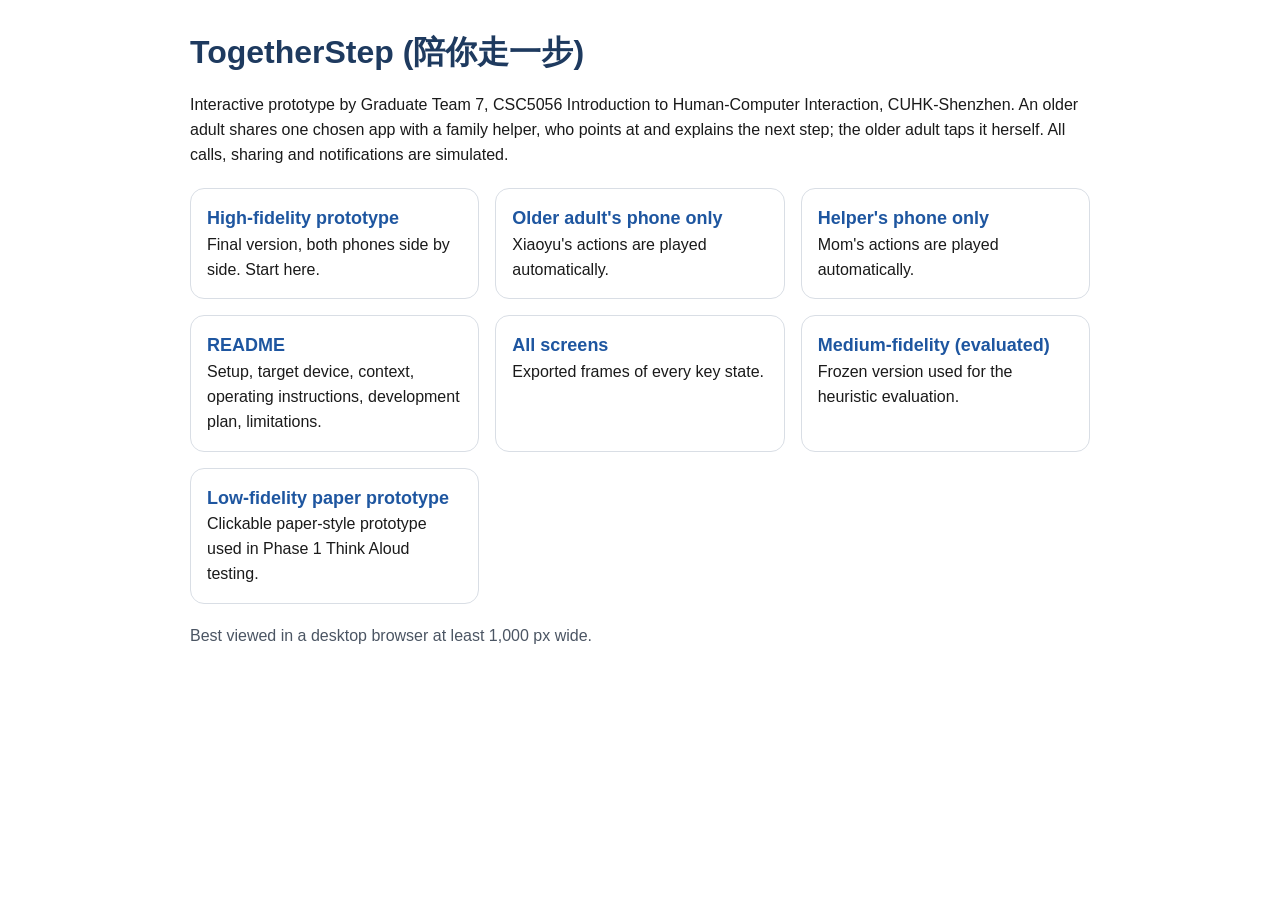
<file: index.html>
<!doctype html><html lang='en'><head><meta charset='utf-8'><meta name='viewport' content='width=device-width, initial-scale=1'><title>TogetherStep prototype</title><style>
body { font: 16px/1.55 -apple-system, "Segoe UI", Roboto, Arial, sans-serif; color: #1a1a1a; max-width: 900px; margin: 32px auto; padding: 0 20px; }
h1, h2, h3 { line-height: 1.25; } h1 { color: #1e3a5f; }
table { border-collapse: collapse; width: 100%; margin: 12px 0; font-size: 15px; }
th, td { border: 1px solid #d9dee5; padding: 6px 8px; text-align: left; vertical-align: top; }
th { background: #eef3fa; }
code { background: #f3f4f6; padding: 1px 4px; border-radius: 4px; }
a { color: #1e56a0; }
.cards { display: grid; grid-template-columns: repeat(auto-fit, minmax(240px, minmax(240px, 1fr))); grid-template-columns: repeat(auto-fit, minmax(240px, 1fr)); gap: 16px; margin: 20px 0; }
.card { border: 1px solid #d9dee5; border-radius: 14px; padding: 16px; text-decoration: none; color: inherit; display: block; }
.card:hover { box-shadow: 0 4px 16px rgba(0,0,0,.08); }
.card b { color: #1e56a0; font-size: 18px; }
</style></head><body><h1>TogetherStep (陪你走一步)</h1><p>Interactive prototype by Graduate Team 7, CSC5056 Introduction to Human-Computer Interaction, CUHK-Shenzhen. An older adult shares one chosen app with a family helper, who points at and explains the next step; the older adult taps it herself. All calls, sharing and notifications are simulated.</p><div class='cards'><a class='card' href='hi-fi/index.html'><b>High-fidelity prototype</b><br>Final version, both phones side by side. Start here.</a><a class='card' href='hi-fi/index.html?view=elder&partner=auto'><b>Older adult's phone only</b><br>Xiaoyu's actions are played automatically.</a><a class='card' href='hi-fi/index.html?view=helper&partner=auto'><b>Helper's phone only</b><br>Mom's actions are played automatically.</a><a class='card' href='README.html'><b>README</b><br>Setup, target device, context, operating instructions, development plan, limitations.</a><a class='card' href='screens/index.html'><b>All screens</b><br>Exported frames of every key state.</a><a class='card' href='mid-fi/index.html'><b>Medium-fidelity (evaluated)</b><br>Frozen version used for the heuristic evaluation.</a><a class='card' href='low-fi/index.html'><b>Low-fidelity paper prototype</b><br>Clickable paper-style prototype used in Phase 1 Think Aloud testing.</a></div><p style='color:#4b5563'>Best viewed in a desktop browser at least 1,000 px wide.</p></body></html>
</file>
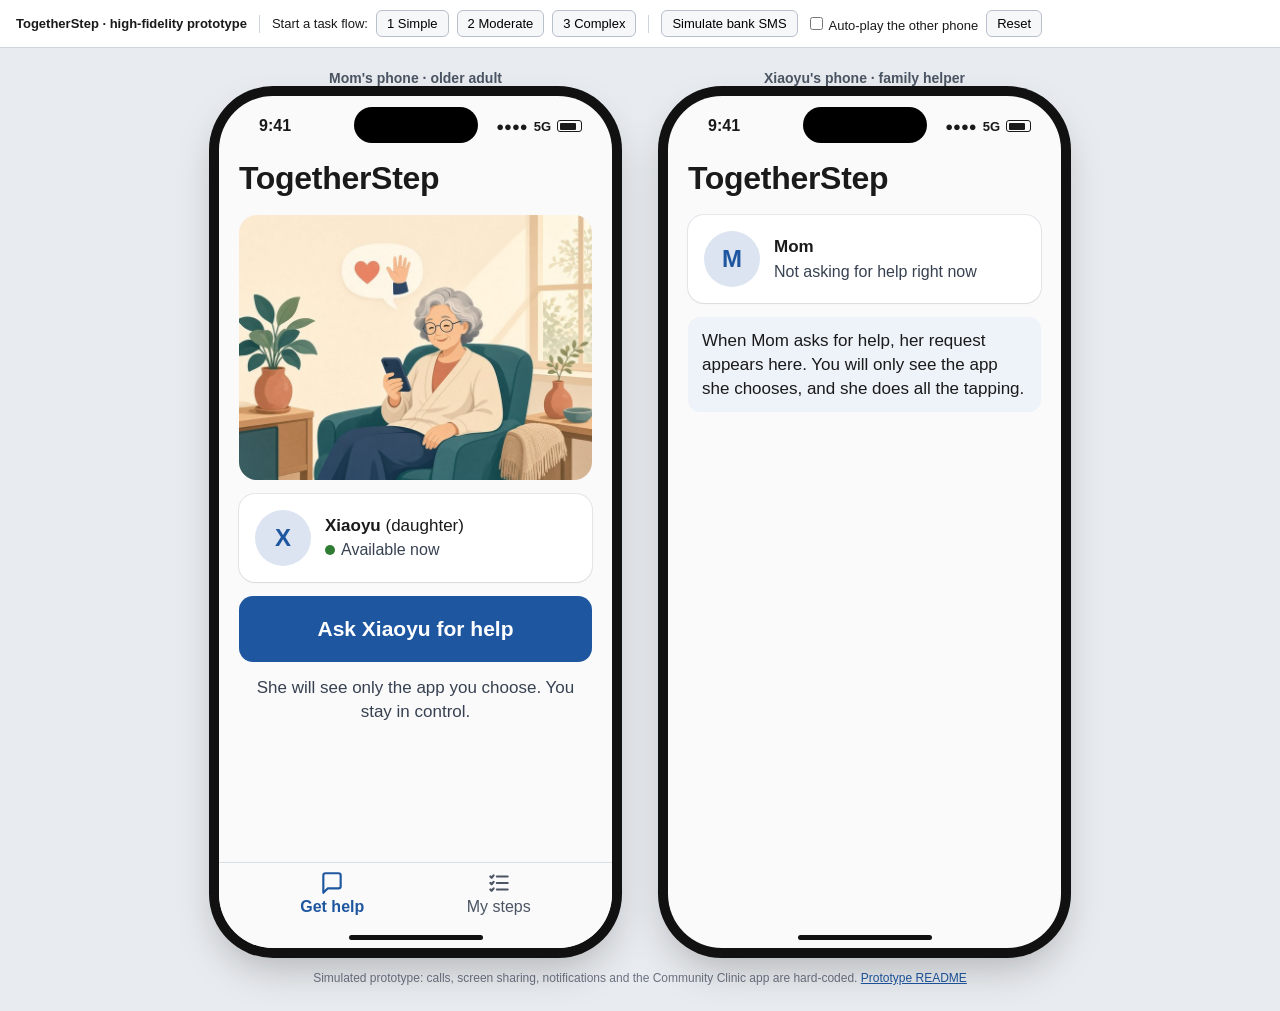
<file: hi-fi/index.html>
<!doctype html>
<html lang="en">
<head>
<meta charset="utf-8">
<meta name="viewport" content="width=device-width, initial-scale=1">
<title>TogetherStep — high-fidelity prototype</title>
<link rel="stylesheet" href="app.css">
</head>
<body>
<header class="facil" id="facil">
  <strong>TogetherStep · high-fidelity prototype</strong>
  <span class="facil-sep"></span>
  <span>Start a task flow:</span>
  <button data-facil="flow:simple">1 Simple</button>
  <button data-facil="flow:moderate">2 Moderate</button>
  <button data-facil="flow:complex">3 Complex</button>
  <span class="facil-sep"></span>
  <button data-facil="event:bank-sms" title="Simulates a private SMS arriving on Mom's phone">Simulate bank SMS</button>
  <label><input type="checkbox" id="partnerToggle"> Auto-play the other phone</label>
  <button data-facil="reset">Reset</button>
</header>
<main class="stage" id="stage">
  <section class="device" data-role="elder">
    <h2 class="device-label">Mom's phone · older adult</h2>
    <div class="phone" id="phone-elder" aria-label="Mom's phone"></div>
  </section>
  <section class="device" data-role="helper">
    <h2 class="device-label">Xiaoyu's phone · family helper</h2>
    <div class="phone" id="phone-helper" aria-label="Xiaoyu's phone"></div>
  </section>
</main>
<p class="foot">Simulated prototype: calls, screen sharing, notifications and the Community Clinic app are hard-coded. <a href="../README.md">Prototype README</a></p>
<div class="pres-title" id="presTitle"></div>
<div class="pres-caption" id="presCaption"></div>
<div class="pres-card" id="presCard"></div>
<script src="app.js"></script>
</body>
</html>
</file>
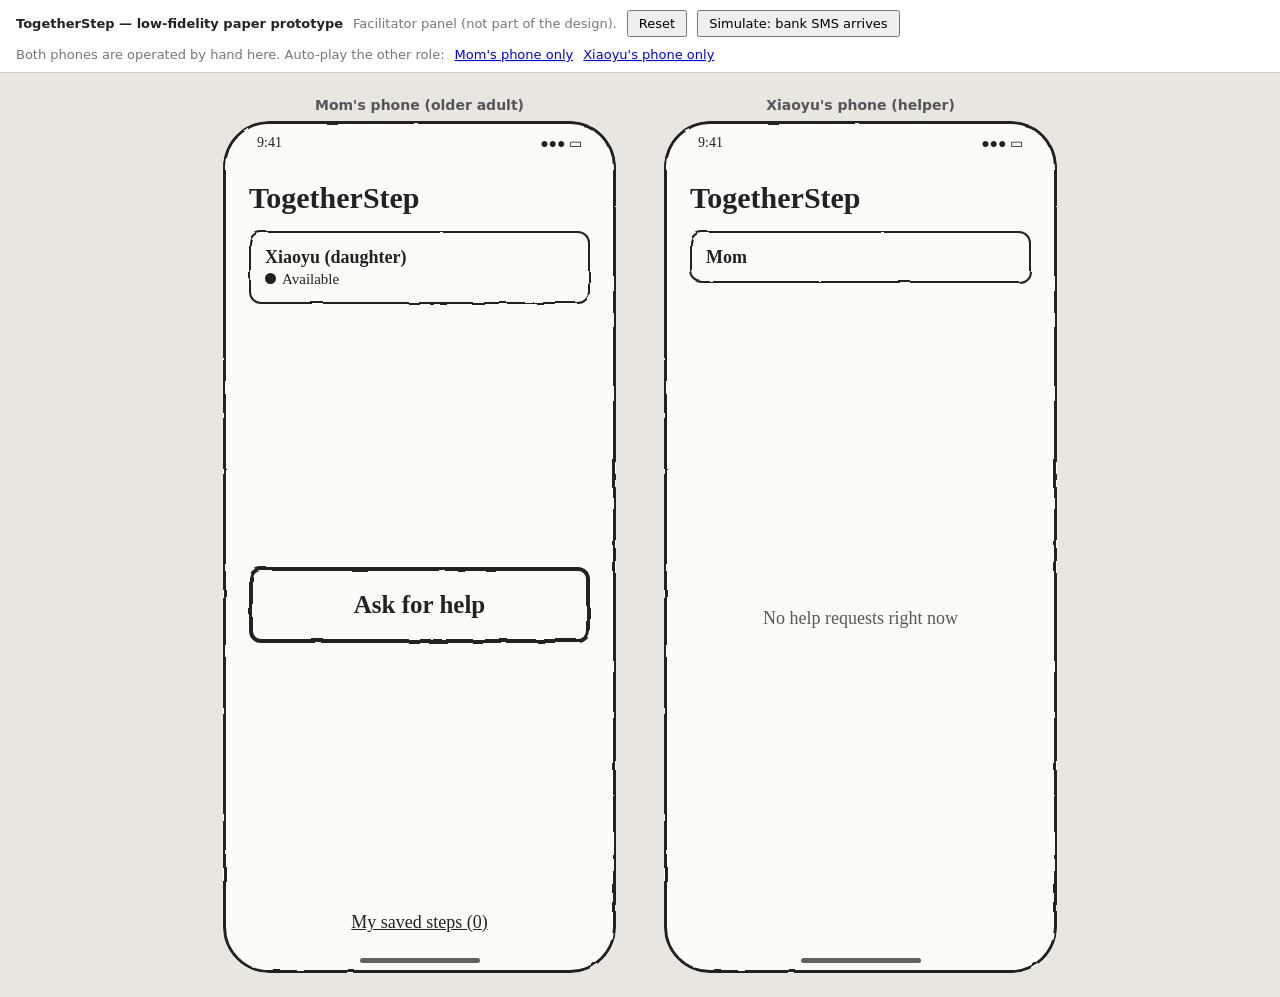
<file: low-fi/index.html>
<!doctype html>
<html lang="en">
<head>
<meta charset="utf-8">
<meta name="viewport" content="width=device-width, initial-scale=1">
<title>TogetherStep — Low-fidelity paper prototype</title>
<link rel="stylesheet" href="lofi.css">
</head>
<body>
<svg width="0" height="0" style="position:absolute" aria-hidden="true">
  <filter id="rough"><feTurbulence type="fractalNoise" baseFrequency="0.035" numOctaves="2" seed="7" result="n"/><feDisplacementMap in="SourceGraphic" in2="n" scale="3"/></filter>
</svg>
<header class="facil" id="facil">
  <strong>TogetherStep — low-fidelity paper prototype</strong>
  <span class="facil-note">Facilitator panel (not part of the design).</span>
  <button data-facil="reset">Reset</button>
  <button data-facil="event:bank-sms">Simulate: bank SMS arrives</button>
  <span class="facil-note">Both phones are operated by hand here. Auto-play the other role:</span>
  <a href="?view=elder&amp;partner=auto&amp;session=auto-elder&amp;fresh=1">Mom's phone only</a>
  <a href="?view=helper&amp;partner=auto&amp;session=auto-helper&amp;fresh=1">Xiaoyu's phone only</a>
</header>
<main class="stage" id="stage">
  <section class="device" data-role="elder">
    <h2 class="device-label">Mom's phone (older adult)</h2>
    <div class="phone" id="phone-elder"></div>
  </section>
  <section class="device" data-role="helper">
    <h2 class="device-label">Xiaoyu's phone (helper)</h2>
    <div class="phone" id="phone-helper"></div>
  </section>
</main>
<script src="lofi.js"></script>
</body>
</html>
</file>
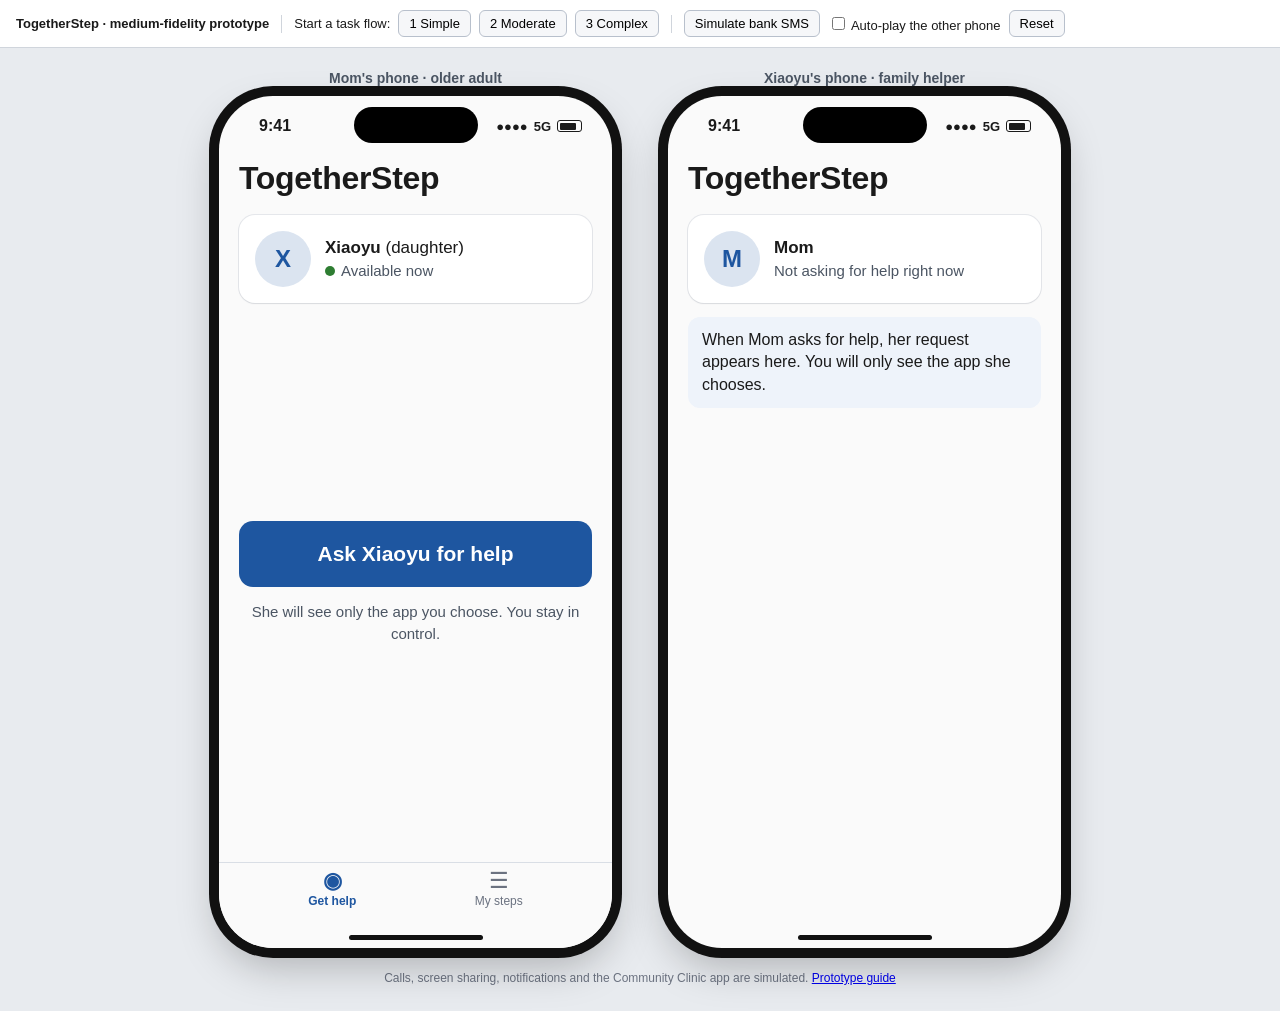
<file: mid-fi/index.html>
<!doctype html>
<html lang="en">
<head>
<meta charset="utf-8">
<meta name="viewport" content="width=device-width, initial-scale=1">
<title>TogetherStep — medium-fidelity prototype</title>
<link rel="stylesheet" href="app.css">
</head>
<body>
<header class="facil" id="facil">
  <strong>TogetherStep · medium-fidelity prototype</strong>
  <span class="facil-sep"></span>
  <span>Start a task flow:</span>
  <button data-facil="flow:simple">1 Simple</button>
  <button data-facil="flow:moderate">2 Moderate</button>
  <button data-facil="flow:complex">3 Complex</button>
  <span class="facil-sep"></span>
  <button data-facil="event:bank-sms" title="Simulates a private SMS arriving on Mom's phone">Simulate bank SMS</button>
  <label><input type="checkbox" id="partnerToggle"> Auto-play the other phone</label>
  <button data-facil="reset">Reset</button>
</header>
<main class="stage" id="stage">
  <section class="device" data-role="elder">
    <h2 class="device-label">Mom's phone · older adult</h2>
    <div class="phone" id="phone-elder" aria-label="Mom's phone"></div>
  </section>
  <section class="device" data-role="helper">
    <h2 class="device-label">Xiaoyu's phone · family helper</h2>
    <div class="phone" id="phone-helper" aria-label="Xiaoyu's phone"></div>
  </section>
</main>
<p class="foot">Calls, screen sharing, notifications and the Community Clinic app are simulated. <a href="../../process-materials/02-interactive-medium-fidelity-prototyping/README.md">Prototype guide</a></p>
<script src="app.js"></script>
</body>
</html>
</file>
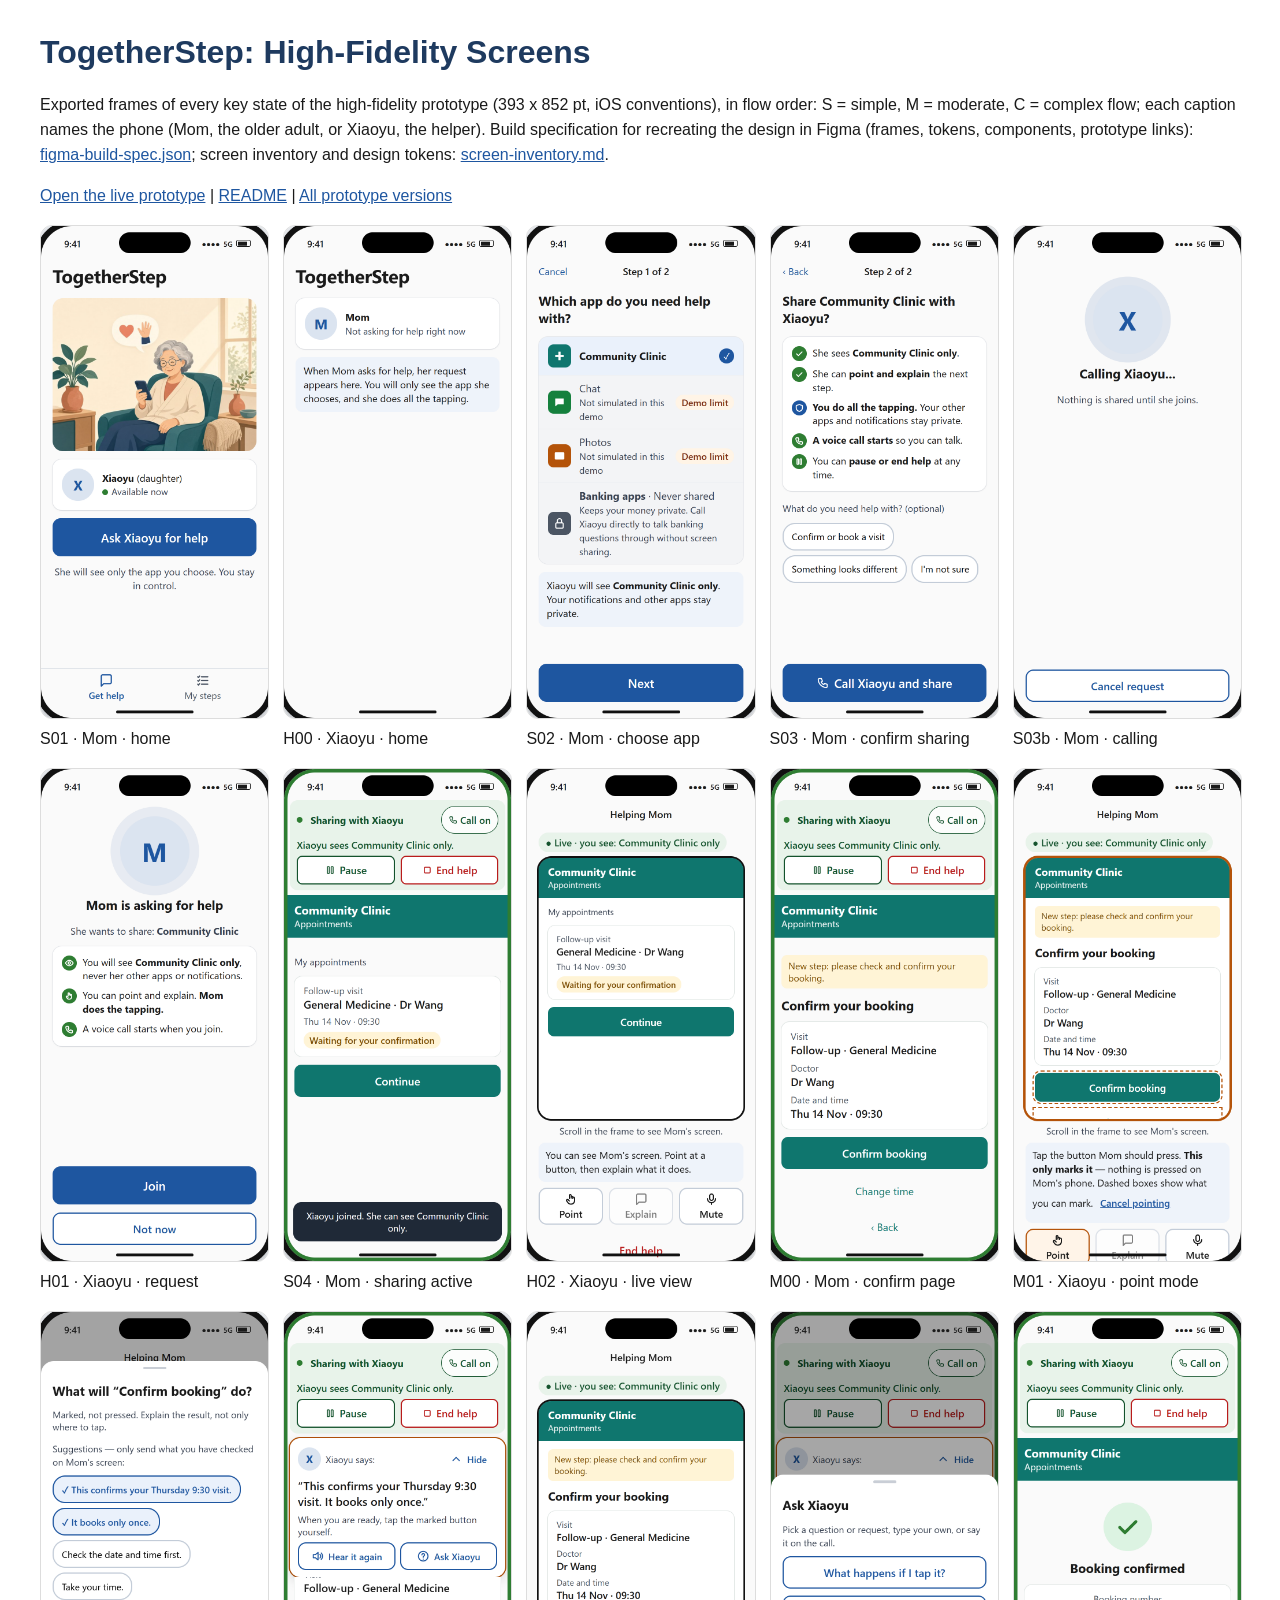
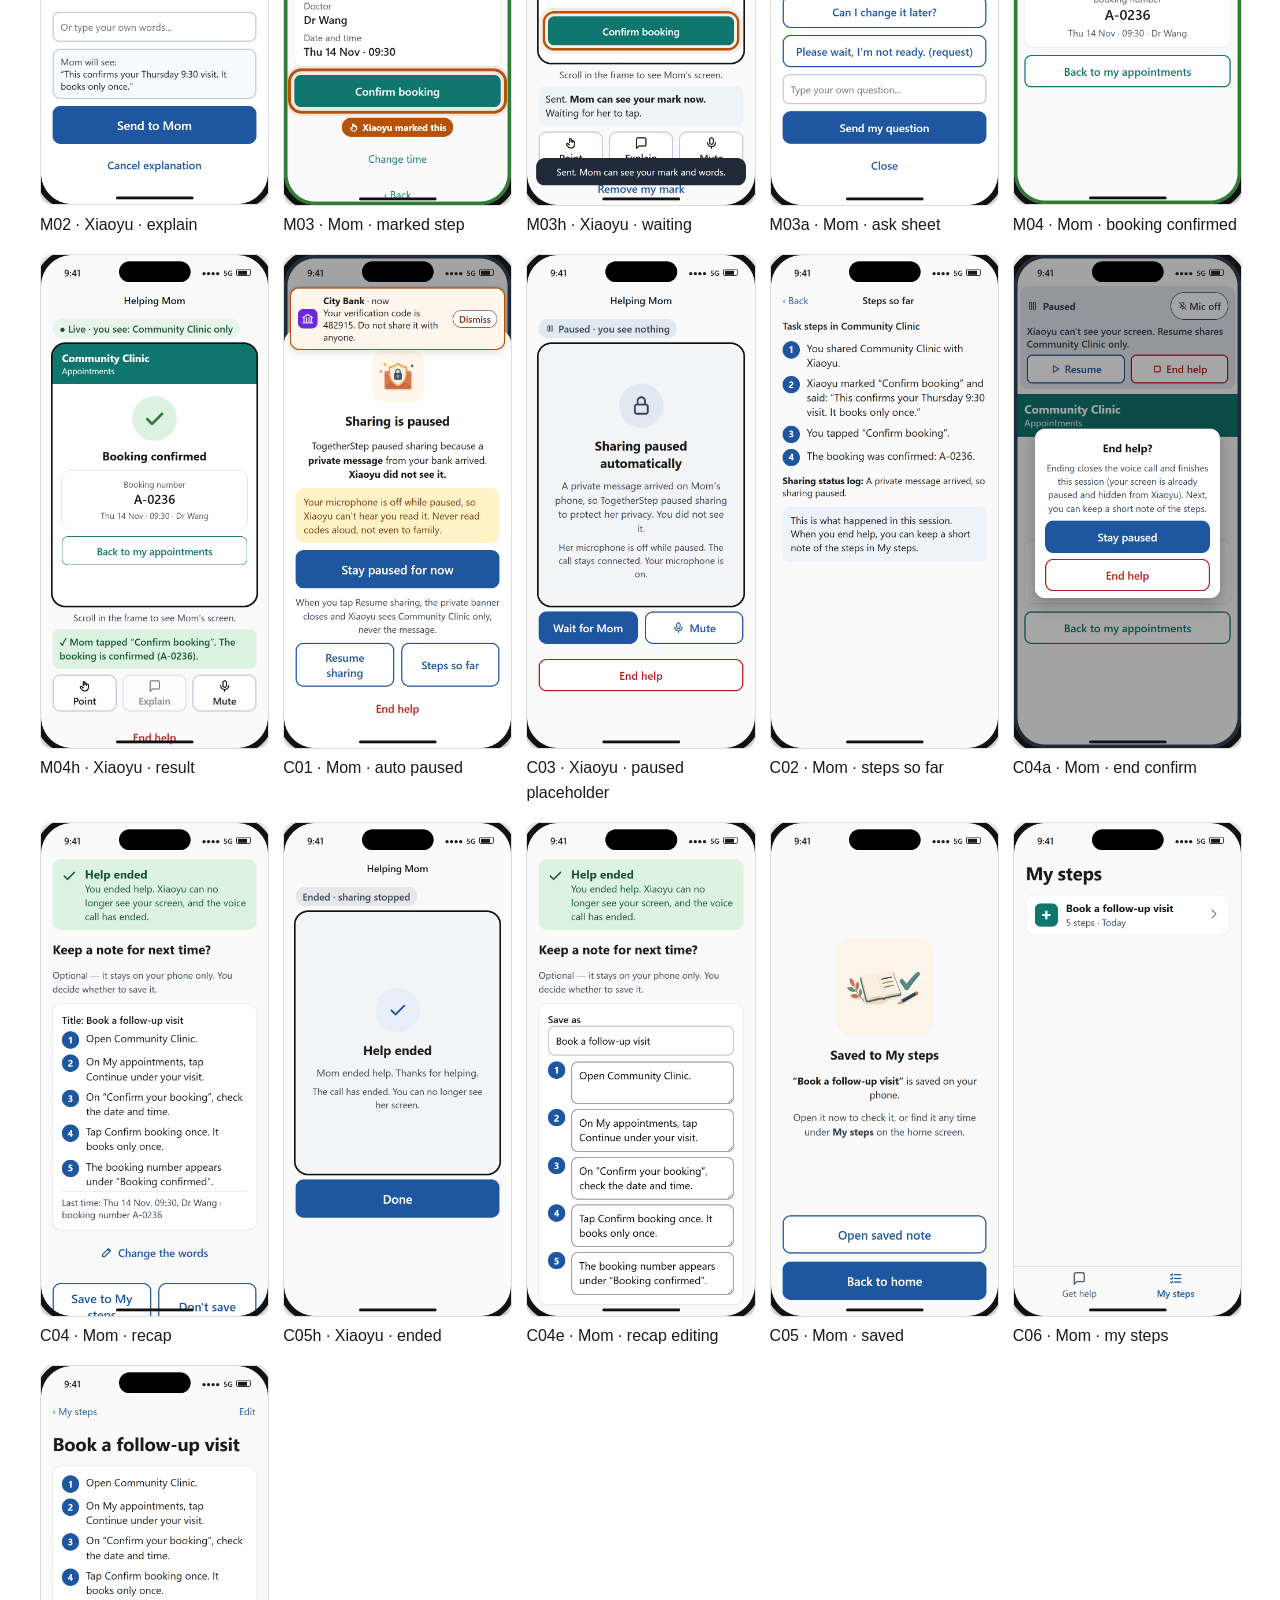
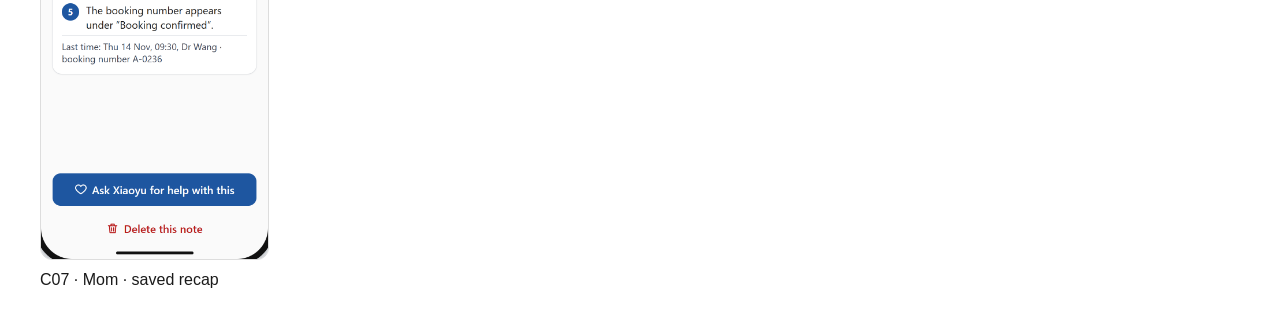
<file: screens/index.html>
<!doctype html><html lang='en'><head><meta charset='utf-8'><meta name='viewport' content='width=device-width, initial-scale=1'><title>TogetherStep screens</title><style>
body { font: 16px/1.55 -apple-system, "Segoe UI", Roboto, Arial, sans-serif; color: #1a1a1a; max-width: 900px; margin: 32px auto; padding: 0 20px; }
h1, h2, h3 { line-height: 1.25; } h1 { color: #1e3a5f; }
table { border-collapse: collapse; width: 100%; margin: 12px 0; font-size: 15px; }
th, td { border: 1px solid #d9dee5; padding: 6px 8px; text-align: left; vertical-align: top; }
th { background: #eef3fa; }
code { background: #f3f4f6; padding: 1px 4px; border-radius: 4px; }
a { color: #1e56a0; }
.cards { display: grid; grid-template-columns: repeat(auto-fit, minmax(240px, minmax(240px, 1fr))); grid-template-columns: repeat(auto-fit, minmax(240px, 1fr)); gap: 16px; margin: 20px 0; }
.card { border: 1px solid #d9dee5; border-radius: 14px; padding: 16px; text-decoration: none; color: inherit; display: block; }
.card:hover { box-shadow: 0 4px 16px rgba(0,0,0,.08); }
.card b { color: #1e56a0; font-size: 18px; }
 body{max-width:1200px} .g{display:grid;grid-template-columns:repeat(auto-fill,minmax(200px,1fr));gap:16px}</style></head><body><h1>TogetherStep: High-Fidelity Screens</h1><p>Exported frames of every key state of the high-fidelity prototype (393 x 852 pt, iOS conventions), in flow order: S = simple, M = moderate, C = complex flow; each caption names the phone (Mom, the older adult, or Xiaoyu, the helper). Build specification for recreating the design in Figma (frames, tokens, components, prototype links): <a href='../figma-build-spec.json'>figma-build-spec.json</a>; screen inventory and design tokens: <a href='../screen-inventory.md'>screen-inventory.md</a>.</p><p><a href='../hi-fi/index.html'>Open the live prototype</a> | <a href='../README.html'>README</a> | <a href='../index.html'>All prototype versions</a></p><div class='g'><figure style='margin:0'><img src='S01-mom-home.png' alt='S01 · Mom · home' style='width:100%;border:1px solid #ddd;border-radius:12px'><figcaption>S01 · Mom · home</figcaption></figure><figure style='margin:0'><img src='H00-xiaoyu-home.png' alt='H00 · Xiaoyu · home' style='width:100%;border:1px solid #ddd;border-radius:12px'><figcaption>H00 · Xiaoyu · home</figcaption></figure><figure style='margin:0'><img src='S02-mom-choose-app.png' alt='S02 · Mom · choose app' style='width:100%;border:1px solid #ddd;border-radius:12px'><figcaption>S02 · Mom · choose app</figcaption></figure><figure style='margin:0'><img src='S03-mom-confirm-sharing.png' alt='S03 · Mom · confirm sharing' style='width:100%;border:1px solid #ddd;border-radius:12px'><figcaption>S03 · Mom · confirm sharing</figcaption></figure><figure style='margin:0'><img src='S03b-mom-calling.png' alt='S03b · Mom · calling' style='width:100%;border:1px solid #ddd;border-radius:12px'><figcaption>S03b · Mom · calling</figcaption></figure><figure style='margin:0'><img src='H01-xiaoyu-request.png' alt='H01 · Xiaoyu · request' style='width:100%;border:1px solid #ddd;border-radius:12px'><figcaption>H01 · Xiaoyu · request</figcaption></figure><figure style='margin:0'><img src='S04-mom-sharing-active.png' alt='S04 · Mom · sharing active' style='width:100%;border:1px solid #ddd;border-radius:12px'><figcaption>S04 · Mom · sharing active</figcaption></figure><figure style='margin:0'><img src='H02-xiaoyu-live-view.png' alt='H02 · Xiaoyu · live view' style='width:100%;border:1px solid #ddd;border-radius:12px'><figcaption>H02 · Xiaoyu · live view</figcaption></figure><figure style='margin:0'><img src='M00-mom-confirm-page.png' alt='M00 · Mom · confirm page' style='width:100%;border:1px solid #ddd;border-radius:12px'><figcaption>M00 · Mom · confirm page</figcaption></figure><figure style='margin:0'><img src='M01-xiaoyu-point-mode.png' alt='M01 · Xiaoyu · point mode' style='width:100%;border:1px solid #ddd;border-radius:12px'><figcaption>M01 · Xiaoyu · point mode</figcaption></figure><figure style='margin:0'><img src='M02-xiaoyu-explain.png' alt='M02 · Xiaoyu · explain' style='width:100%;border:1px solid #ddd;border-radius:12px'><figcaption>M02 · Xiaoyu · explain</figcaption></figure><figure style='margin:0'><img src='M03-mom-marked-step.png' alt='M03 · Mom · marked step' style='width:100%;border:1px solid #ddd;border-radius:12px'><figcaption>M03 · Mom · marked step</figcaption></figure><figure style='margin:0'><img src='M03h-xiaoyu-waiting.png' alt='M03h · Xiaoyu · waiting' style='width:100%;border:1px solid #ddd;border-radius:12px'><figcaption>M03h · Xiaoyu · waiting</figcaption></figure><figure style='margin:0'><img src='M03a-mom-ask-sheet.png' alt='M03a · Mom · ask sheet' style='width:100%;border:1px solid #ddd;border-radius:12px'><figcaption>M03a · Mom · ask sheet</figcaption></figure><figure style='margin:0'><img src='M04-mom-booking-confirmed.png' alt='M04 · Mom · booking confirmed' style='width:100%;border:1px solid #ddd;border-radius:12px'><figcaption>M04 · Mom · booking confirmed</figcaption></figure><figure style='margin:0'><img src='M04h-xiaoyu-result.png' alt='M04h · Xiaoyu · result' style='width:100%;border:1px solid #ddd;border-radius:12px'><figcaption>M04h · Xiaoyu · result</figcaption></figure><figure style='margin:0'><img src='C01-mom-auto-paused.png' alt='C01 · Mom · auto paused' style='width:100%;border:1px solid #ddd;border-radius:12px'><figcaption>C01 · Mom · auto paused</figcaption></figure><figure style='margin:0'><img src='C03-xiaoyu-paused-placeholder.png' alt='C03 · Xiaoyu · paused placeholder' style='width:100%;border:1px solid #ddd;border-radius:12px'><figcaption>C03 · Xiaoyu · paused placeholder</figcaption></figure><figure style='margin:0'><img src='C02-mom-steps-so-far.png' alt='C02 · Mom · steps so far' style='width:100%;border:1px solid #ddd;border-radius:12px'><figcaption>C02 · Mom · steps so far</figcaption></figure><figure style='margin:0'><img src='C04a-mom-end-confirm.png' alt='C04a · Mom · end confirm' style='width:100%;border:1px solid #ddd;border-radius:12px'><figcaption>C04a · Mom · end confirm</figcaption></figure><figure style='margin:0'><img src='C04-mom-recap.png' alt='C04 · Mom · recap' style='width:100%;border:1px solid #ddd;border-radius:12px'><figcaption>C04 · Mom · recap</figcaption></figure><figure style='margin:0'><img src='C05h-xiaoyu-ended.png' alt='C05h · Xiaoyu · ended' style='width:100%;border:1px solid #ddd;border-radius:12px'><figcaption>C05h · Xiaoyu · ended</figcaption></figure><figure style='margin:0'><img src='C04e-mom-recap-editing.png' alt='C04e · Mom · recap editing' style='width:100%;border:1px solid #ddd;border-radius:12px'><figcaption>C04e · Mom · recap editing</figcaption></figure><figure style='margin:0'><img src='C05-mom-saved.png' alt='C05 · Mom · saved' style='width:100%;border:1px solid #ddd;border-radius:12px'><figcaption>C05 · Mom · saved</figcaption></figure><figure style='margin:0'><img src='C06-mom-my-steps.png' alt='C06 · Mom · my steps' style='width:100%;border:1px solid #ddd;border-radius:12px'><figcaption>C06 · Mom · my steps</figcaption></figure><figure style='margin:0'><img src='C07-mom-saved-recap.png' alt='C07 · Mom · saved recap' style='width:100%;border:1px solid #ddd;border-radius:12px'><figcaption>C07 · Mom · saved recap</figcaption></figure></div></body></html>
</file>
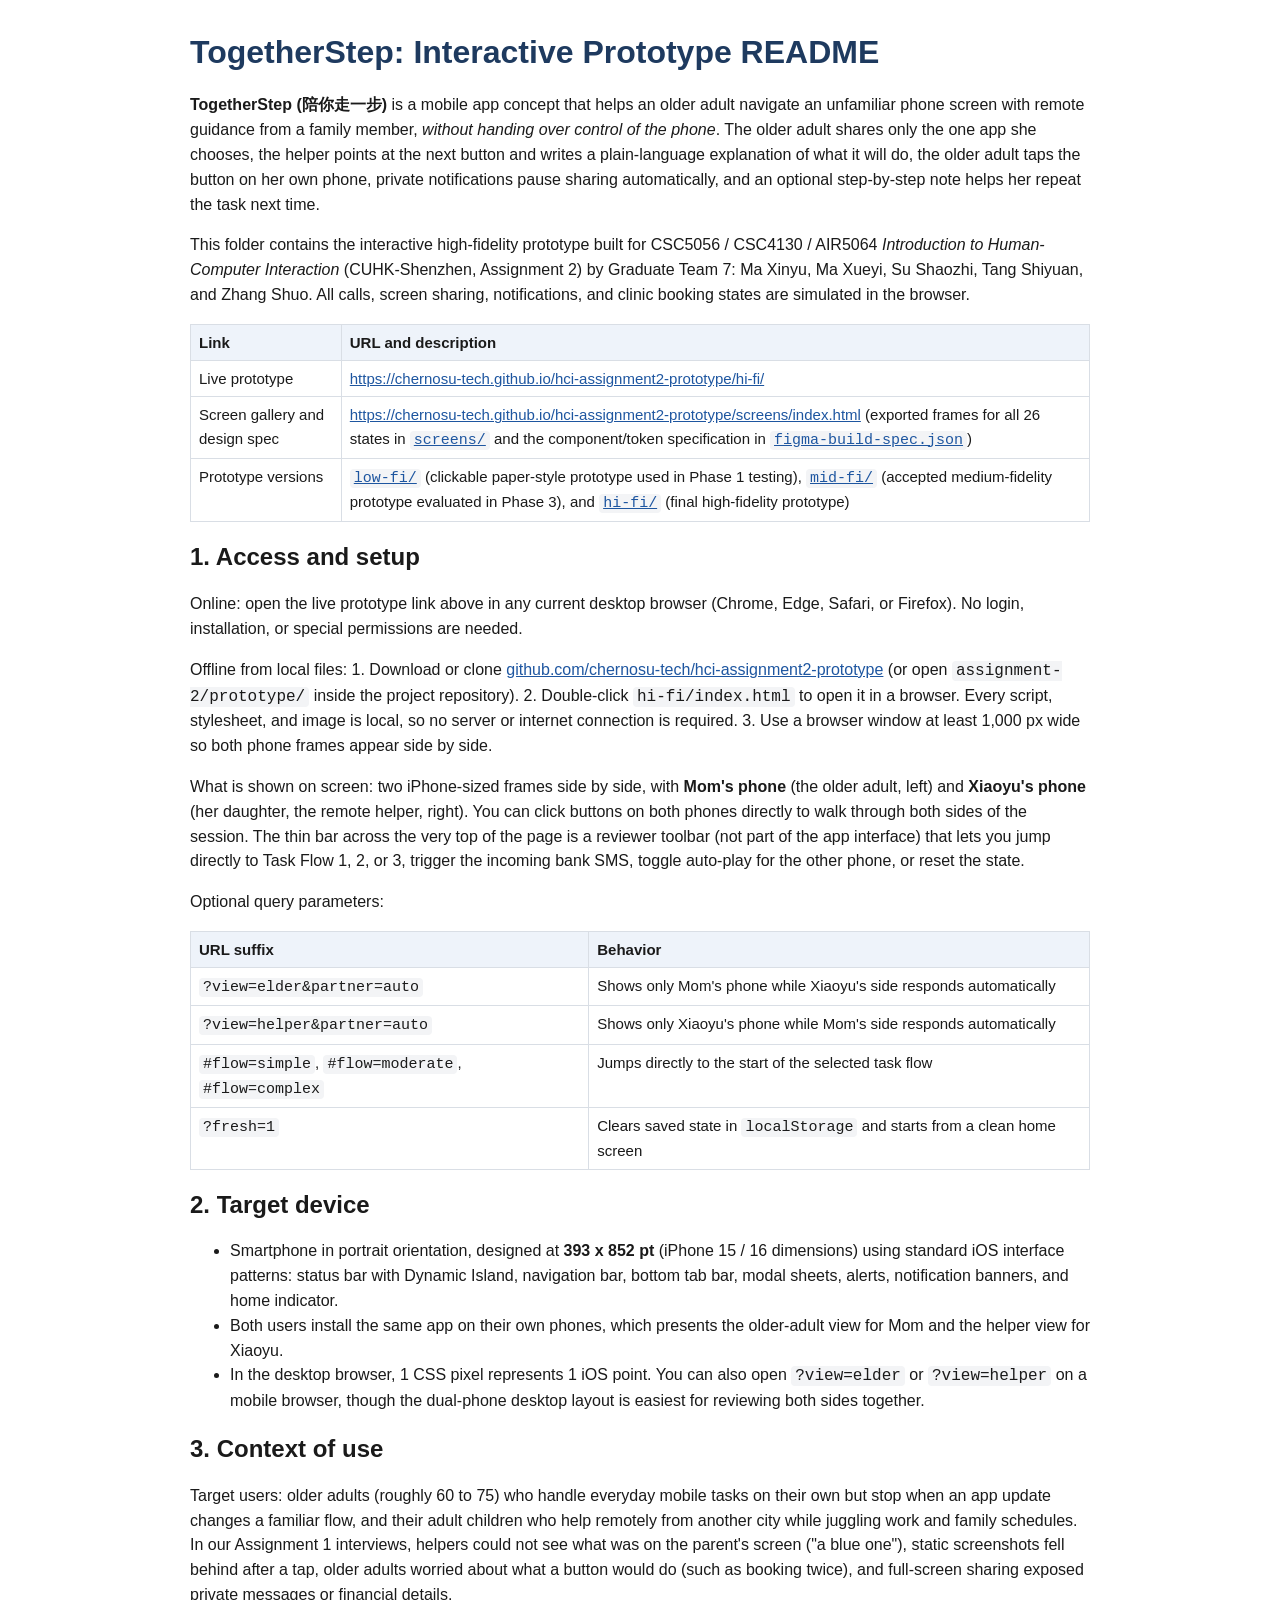
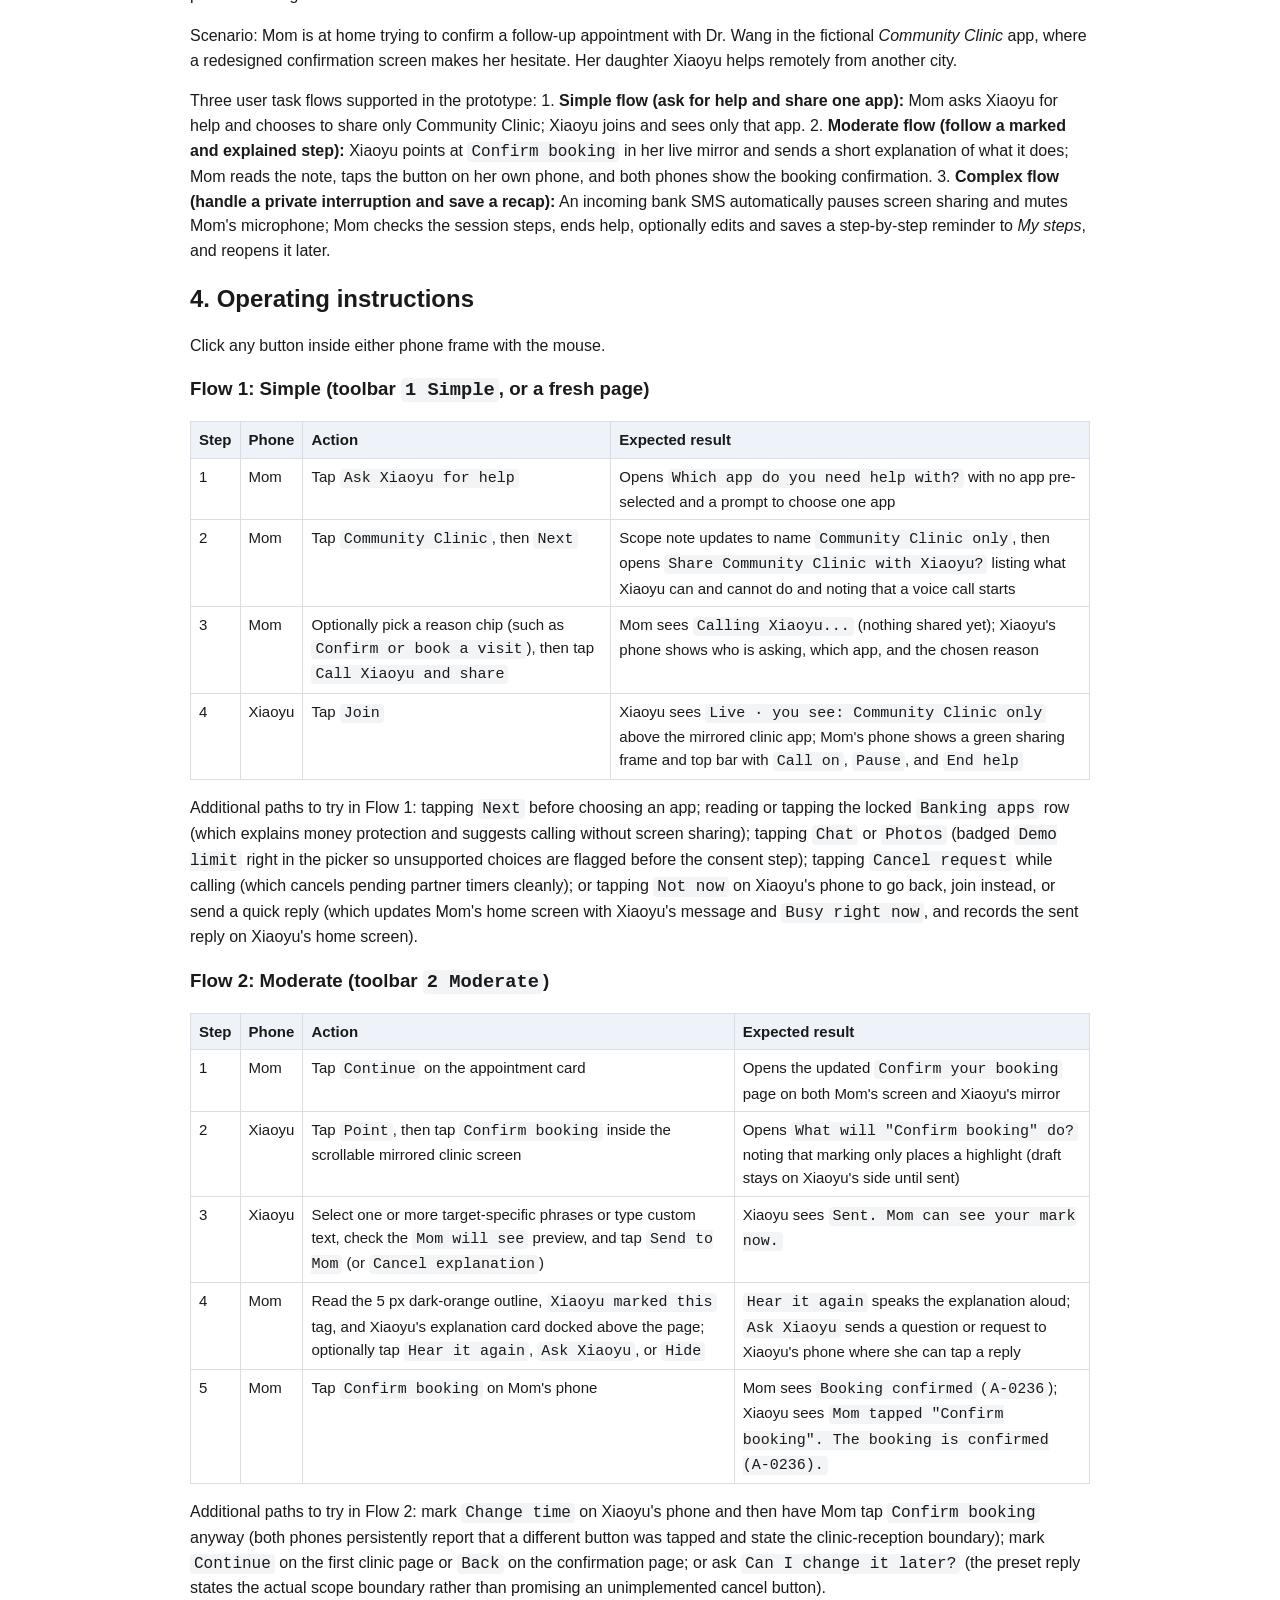
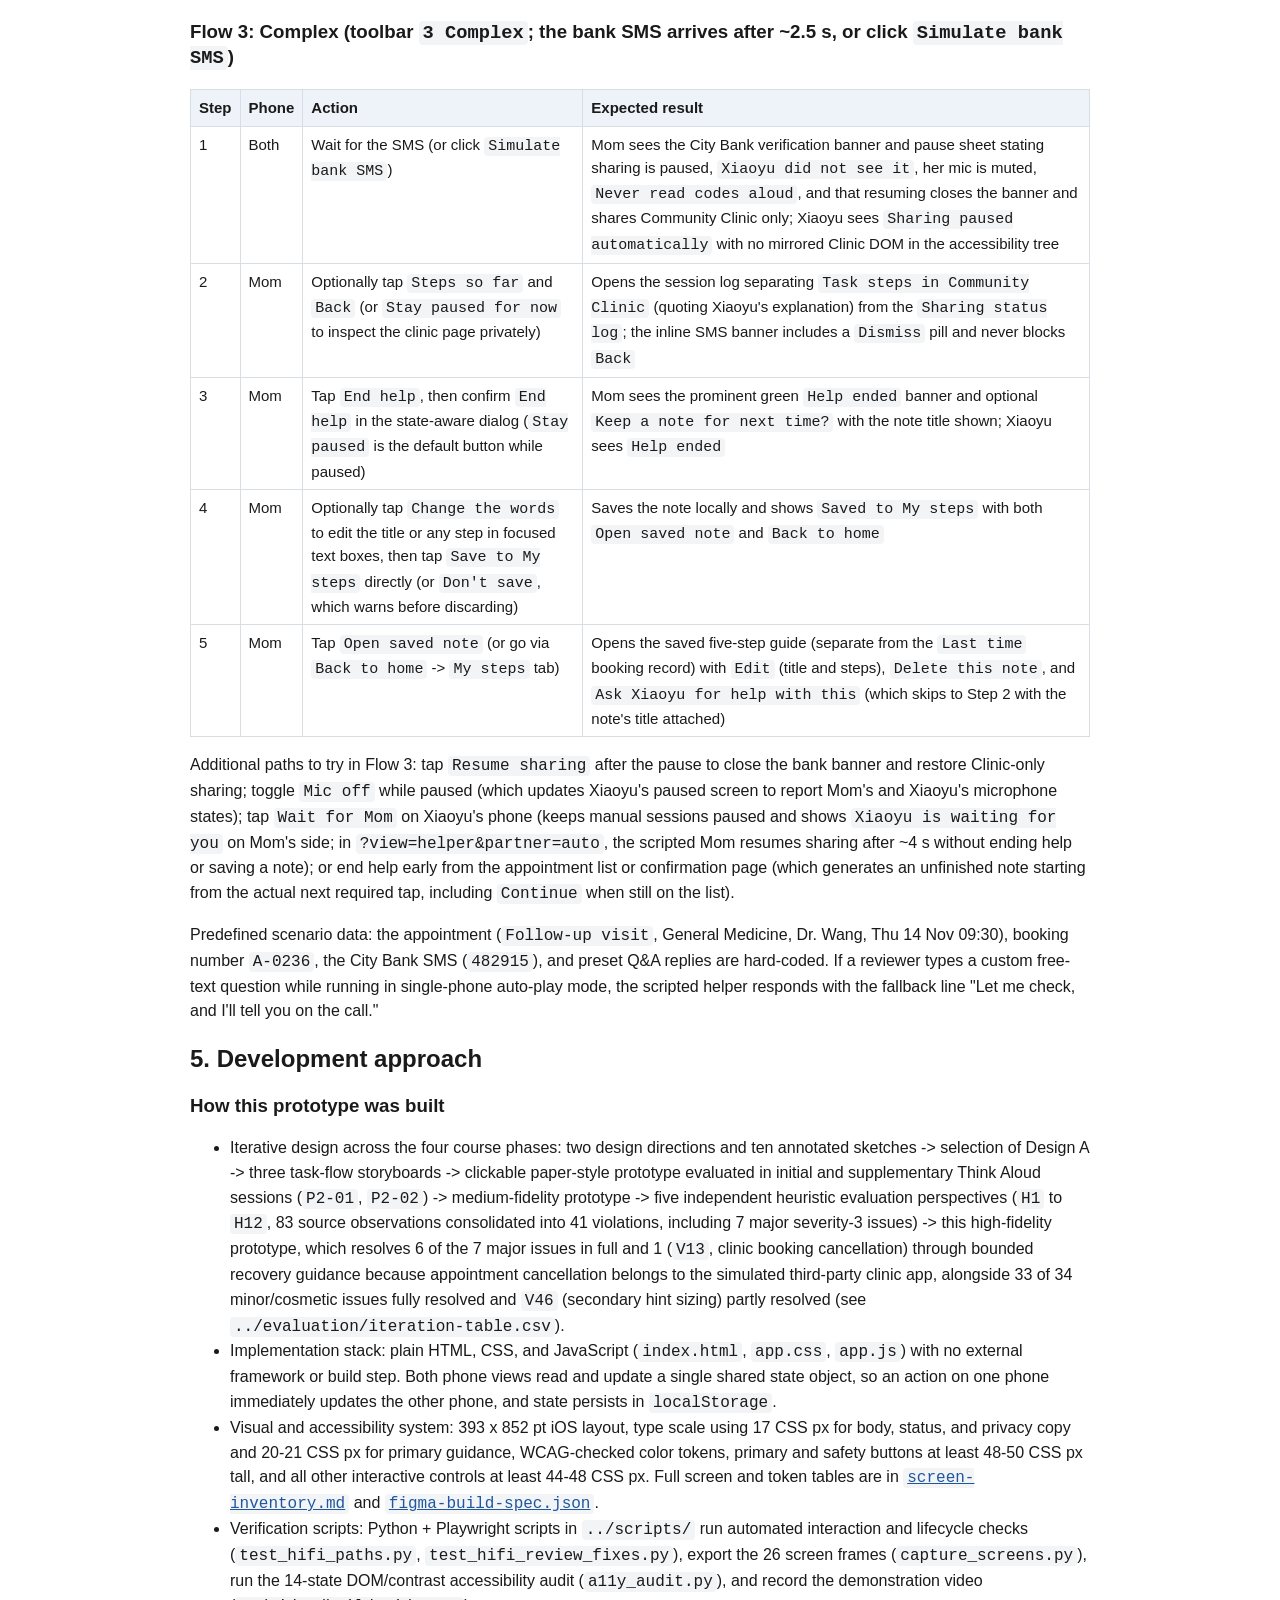
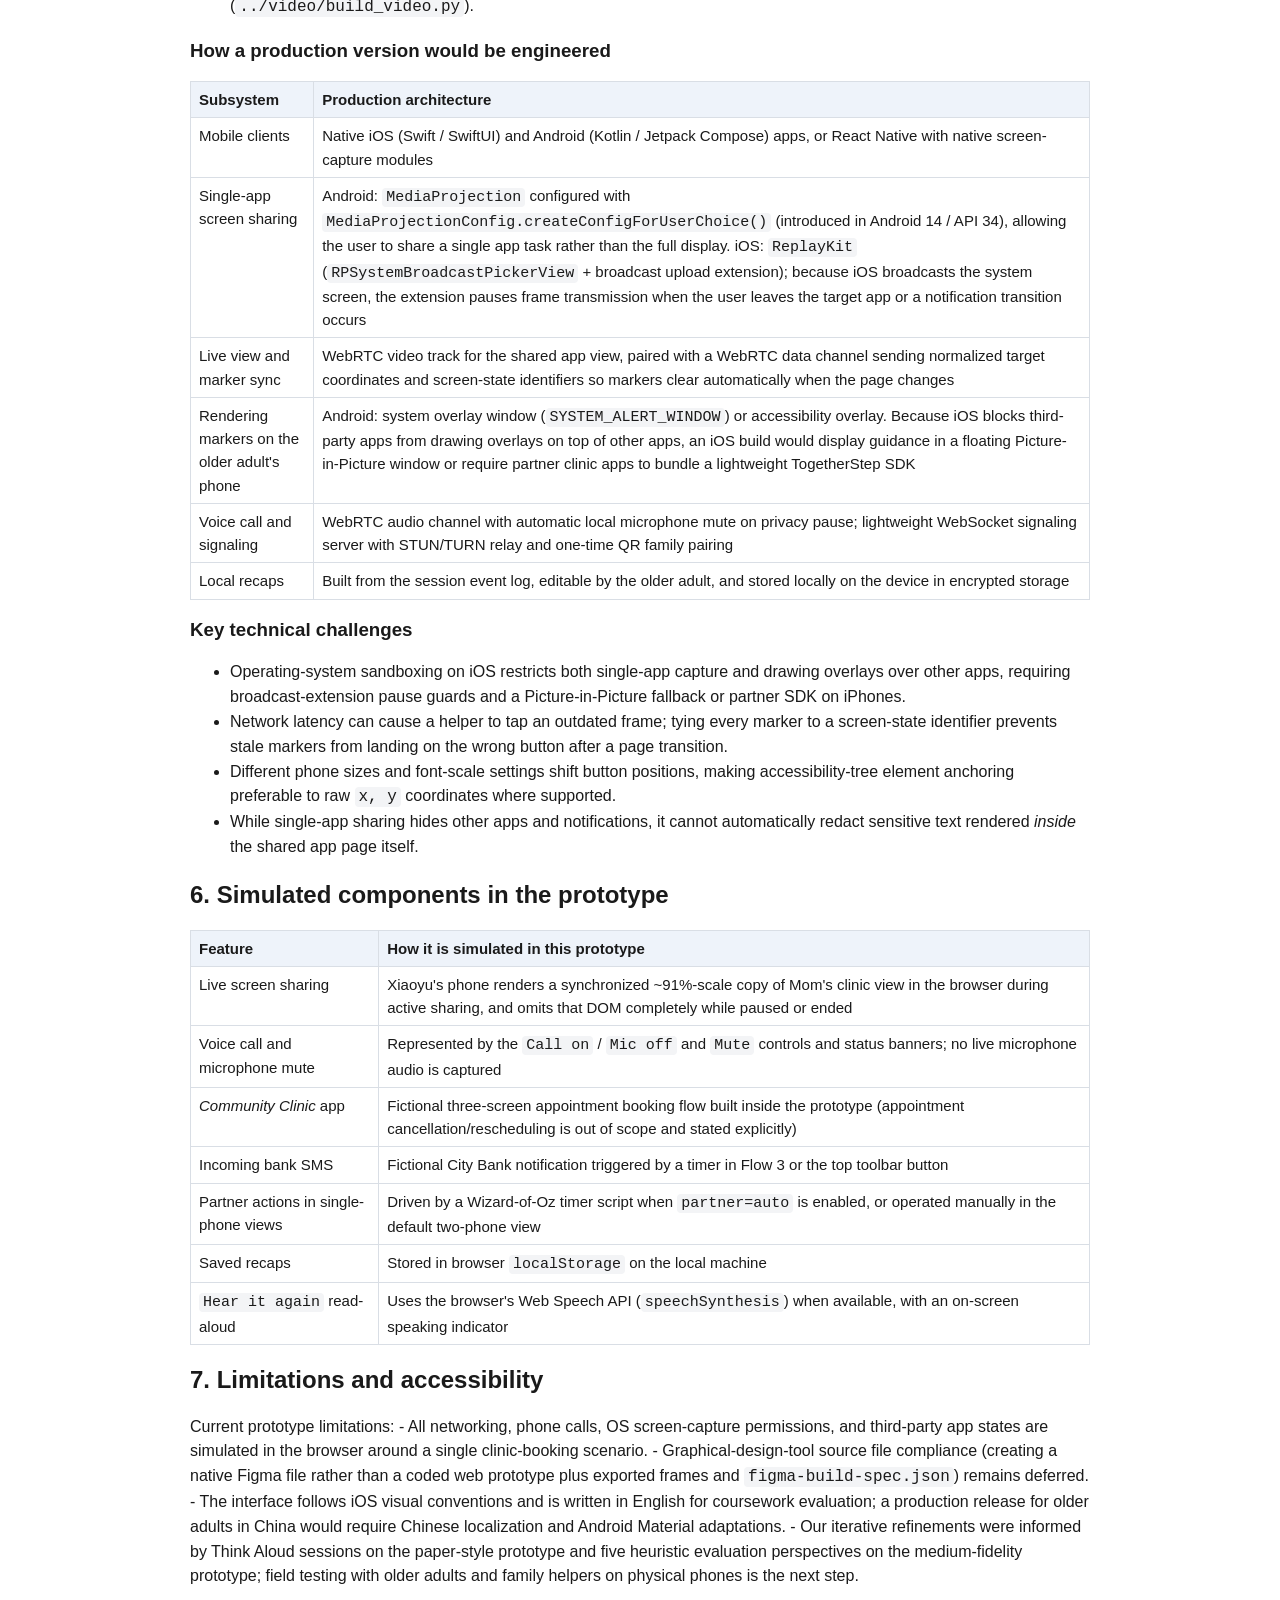
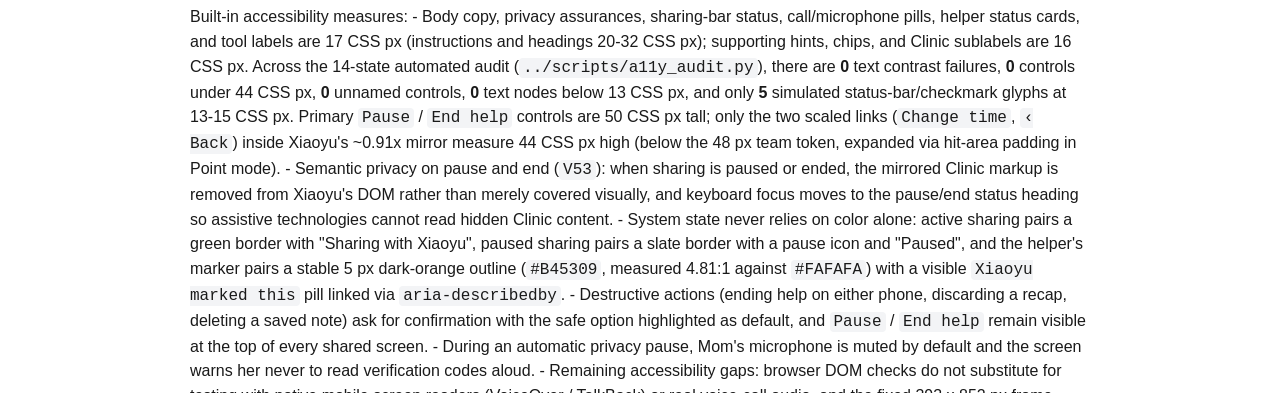
<file: README.html>
<!doctype html><html lang='en'><head><meta charset='utf-8'><meta name='viewport' content='width=device-width, initial-scale=1'><title>TogetherStep - Prototype README</title><style>
body { font: 16px/1.55 -apple-system, "Segoe UI", Roboto, Arial, sans-serif; color: #1a1a1a; max-width: 900px; margin: 32px auto; padding: 0 20px; }
h1, h2, h3 { line-height: 1.25; } h1 { color: #1e3a5f; }
table { border-collapse: collapse; width: 100%; margin: 12px 0; font-size: 15px; }
th, td { border: 1px solid #d9dee5; padding: 6px 8px; text-align: left; vertical-align: top; }
th { background: #eef3fa; }
code { background: #f3f4f6; padding: 1px 4px; border-radius: 4px; }
a { color: #1e56a0; }
.cards { display: grid; grid-template-columns: repeat(auto-fit, minmax(240px, minmax(240px, 1fr))); grid-template-columns: repeat(auto-fit, minmax(240px, 1fr)); gap: 16px; margin: 20px 0; }
.card { border: 1px solid #d9dee5; border-radius: 14px; padding: 16px; text-decoration: none; color: inherit; display: block; }
.card:hover { box-shadow: 0 4px 16px rgba(0,0,0,.08); }
.card b { color: #1e56a0; font-size: 18px; }
</style></head><body><h1>TogetherStep: Interactive Prototype README</h1>
<p><strong>TogetherStep (陪你走一步)</strong> is a mobile app concept that helps an older adult navigate an unfamiliar phone screen with remote guidance from a family member, <em>without handing over control of the phone</em>. The older adult shares only the one app she chooses, the helper points at the next button and writes a plain-language explanation of what it will do, the older adult taps the button on her own phone, private notifications pause sharing automatically, and an optional step-by-step note helps her repeat the task next time.</p>
<p>This folder contains the interactive high-fidelity prototype built for CSC5056 / CSC4130 / AIR5064 <em>Introduction to Human-Computer Interaction</em> (CUHK-Shenzhen, Assignment 2) by Graduate Team 7: Ma Xinyu, Ma Xueyi, Su Shaozhi, Tang Shiyuan, and Zhang Shuo. All calls, screen sharing, notifications, and clinic booking states are simulated in the browser.</p>
<table>
<thead>
<tr>
<th>Link</th>
<th>URL and description</th>
</tr>
</thead>
<tbody>
<tr>
<td>Live prototype</td>
<td><a href="https://chernosu-tech.github.io/hci-assignment2-prototype/hi-fi/">https://chernosu-tech.github.io/hci-assignment2-prototype/hi-fi/</a></td>
</tr>
<tr>
<td>Screen gallery and design spec</td>
<td><a href="https://chernosu-tech.github.io/hci-assignment2-prototype/screens/index.html">https://chernosu-tech.github.io/hci-assignment2-prototype/screens/index.html</a> (exported frames for all 26 states in <a href="screens/index.html"><code>screens/</code></a> and the component/token specification in <a href="figma-build-spec.json"><code>figma-build-spec.json</code></a>)</td>
</tr>
<tr>
<td>Prototype versions</td>
<td><a href="low-fi/index.html"><code>low-fi/</code></a> (clickable paper-style prototype used in Phase 1 testing), <a href="mid-fi/index.html"><code>mid-fi/</code></a> (accepted medium-fidelity prototype evaluated in Phase 3), and <a href="hi-fi/index.html"><code>hi-fi/</code></a> (final high-fidelity prototype)</td>
</tr>
</tbody>
</table>
<h2>1. Access and setup</h2>
<p>Online: open the live prototype link above in any current desktop browser (Chrome, Edge, Safari, or Firefox). No login, installation, or special permissions are needed.</p>
<p>Offline from local files:
1. Download or clone <a href="https://github.com/chernosu-tech/hci-assignment2-prototype">github.com/chernosu-tech/hci-assignment2-prototype</a> (or open <code>assignment-2/prototype/</code> inside the project repository).
2. Double-click <code>hi-fi/index.html</code> to open it in a browser. Every script, stylesheet, and image is local, so no server or internet connection is required.
3. Use a browser window at least 1,000 px wide so both phone frames appear side by side.</p>
<p>What is shown on screen: two iPhone-sized frames side by side, with <strong>Mom's phone</strong> (the older adult, left) and <strong>Xiaoyu's phone</strong> (her daughter, the remote helper, right). You can click buttons on both phones directly to walk through both sides of the session. The thin bar across the very top of the page is a reviewer toolbar (not part of the app interface) that lets you jump directly to Task Flow 1, 2, or 3, trigger the incoming bank SMS, toggle auto-play for the other phone, or reset the state.</p>
<p>Optional query parameters:</p>
<table>
<thead>
<tr>
<th>URL suffix</th>
<th>Behavior</th>
</tr>
</thead>
<tbody>
<tr>
<td><code>?view=elder&amp;partner=auto</code></td>
<td>Shows only Mom's phone while Xiaoyu's side responds automatically</td>
</tr>
<tr>
<td><code>?view=helper&amp;partner=auto</code></td>
<td>Shows only Xiaoyu's phone while Mom's side responds automatically</td>
</tr>
<tr>
<td><code>#flow=simple</code>, <code>#flow=moderate</code>, <code>#flow=complex</code></td>
<td>Jumps directly to the start of the selected task flow</td>
</tr>
<tr>
<td><code>?fresh=1</code></td>
<td>Clears saved state in <code>localStorage</code> and starts from a clean home screen</td>
</tr>
</tbody>
</table>
<h2>2. Target device</h2>
<ul>
<li>Smartphone in portrait orientation, designed at <strong>393 x 852 pt</strong> (iPhone 15 / 16 dimensions) using standard iOS interface patterns: status bar with Dynamic Island, navigation bar, bottom tab bar, modal sheets, alerts, notification banners, and home indicator.</li>
<li>Both users install the same app on their own phones, which presents the older-adult view for Mom and the helper view for Xiaoyu.</li>
<li>In the desktop browser, 1 CSS pixel represents 1 iOS point. You can also open <code>?view=elder</code> or <code>?view=helper</code> on a mobile browser, though the dual-phone desktop layout is easiest for reviewing both sides together.</li>
</ul>
<h2>3. Context of use</h2>
<p>Target users: older adults (roughly 60 to 75) who handle everyday mobile tasks on their own but stop when an app update changes a familiar flow, and their adult children who help remotely from another city while juggling work and family schedules. In our Assignment 1 interviews, helpers could not see what was on the parent's screen ("a blue one"), static screenshots fell behind after a tap, older adults worried about what a button would do (such as booking twice), and full-screen sharing exposed private messages or financial details.</p>
<p>Scenario: Mom is at home trying to confirm a follow-up appointment with Dr. Wang in the fictional <em>Community Clinic</em> app, where a redesigned confirmation screen makes her hesitate. Her daughter Xiaoyu helps remotely from another city.</p>
<p>Three user task flows supported in the prototype:
1. <strong>Simple flow (ask for help and share one app):</strong> Mom asks Xiaoyu for help and chooses to share only Community Clinic; Xiaoyu joins and sees only that app.
2. <strong>Moderate flow (follow a marked and explained step):</strong> Xiaoyu points at <code>Confirm booking</code> in her live mirror and sends a short explanation of what it does; Mom reads the note, taps the button on her own phone, and both phones show the booking confirmation.
3. <strong>Complex flow (handle a private interruption and save a recap):</strong> An incoming bank SMS automatically pauses screen sharing and mutes Mom's microphone; Mom checks the session steps, ends help, optionally edits and saves a step-by-step reminder to <em>My steps</em>, and reopens it later.</p>
<h2>4. Operating instructions</h2>
<p>Click any button inside either phone frame with the mouse.</p>
<h3>Flow 1: Simple (toolbar <code>1 Simple</code>, or a fresh page)</h3>
<table>
<thead>
<tr>
<th>Step</th>
<th>Phone</th>
<th>Action</th>
<th>Expected result</th>
</tr>
</thead>
<tbody>
<tr>
<td>1</td>
<td>Mom</td>
<td>Tap <code>Ask Xiaoyu for help</code></td>
<td>Opens <code>Which app do you need help with?</code> with no app pre-selected and a prompt to choose one app</td>
</tr>
<tr>
<td>2</td>
<td>Mom</td>
<td>Tap <code>Community Clinic</code>, then <code>Next</code></td>
<td>Scope note updates to name <code>Community Clinic only</code>, then opens <code>Share Community Clinic with Xiaoyu?</code> listing what Xiaoyu can and cannot do and noting that a voice call starts</td>
</tr>
<tr>
<td>3</td>
<td>Mom</td>
<td>Optionally pick a reason chip (such as <code>Confirm or book a visit</code>), then tap <code>Call Xiaoyu and share</code></td>
<td>Mom sees <code>Calling Xiaoyu...</code> (nothing shared yet); Xiaoyu's phone shows who is asking, which app, and the chosen reason</td>
</tr>
<tr>
<td>4</td>
<td>Xiaoyu</td>
<td>Tap <code>Join</code></td>
<td>Xiaoyu sees <code>Live · you see: Community Clinic only</code> above the mirrored clinic app; Mom's phone shows a green sharing frame and top bar with <code>Call on</code>, <code>Pause</code>, and <code>End help</code></td>
</tr>
</tbody>
</table>
<p>Additional paths to try in Flow 1: tapping <code>Next</code> before choosing an app; reading or tapping the locked <code>Banking apps</code> row (which explains money protection and suggests calling without screen sharing); tapping <code>Chat</code> or <code>Photos</code> (badged <code>Demo limit</code> right in the picker so unsupported choices are flagged before the consent step); tapping <code>Cancel request</code> while calling (which cancels pending partner timers cleanly); or tapping <code>Not now</code> on Xiaoyu's phone to go back, join instead, or send a quick reply (which updates Mom's home screen with Xiaoyu's message and <code>Busy right now</code>, and records the sent reply on Xiaoyu's home screen).</p>
<h3>Flow 2: Moderate (toolbar <code>2 Moderate</code>)</h3>
<table>
<thead>
<tr>
<th>Step</th>
<th>Phone</th>
<th>Action</th>
<th>Expected result</th>
</tr>
</thead>
<tbody>
<tr>
<td>1</td>
<td>Mom</td>
<td>Tap <code>Continue</code> on the appointment card</td>
<td>Opens the updated <code>Confirm your booking</code> page on both Mom's screen and Xiaoyu's mirror</td>
</tr>
<tr>
<td>2</td>
<td>Xiaoyu</td>
<td>Tap <code>Point</code>, then tap <code>Confirm booking</code> inside the scrollable mirrored clinic screen</td>
<td>Opens <code>What will "Confirm booking" do?</code> noting that marking only places a highlight (draft stays on Xiaoyu's side until sent)</td>
</tr>
<tr>
<td>3</td>
<td>Xiaoyu</td>
<td>Select one or more target-specific phrases or type custom text, check the <code>Mom will see</code> preview, and tap <code>Send to Mom</code> (or <code>Cancel explanation</code>)</td>
<td>Xiaoyu sees <code>Sent. Mom can see your mark now.</code></td>
</tr>
<tr>
<td>4</td>
<td>Mom</td>
<td>Read the 5 px dark-orange outline, <code>Xiaoyu marked this</code> tag, and Xiaoyu's explanation card docked above the page; optionally tap <code>Hear it again</code>, <code>Ask Xiaoyu</code>, or <code>Hide</code></td>
<td><code>Hear it again</code> speaks the explanation aloud; <code>Ask Xiaoyu</code> sends a question or request to Xiaoyu's phone where she can tap a reply</td>
</tr>
<tr>
<td>5</td>
<td>Mom</td>
<td>Tap <code>Confirm booking</code> on Mom's phone</td>
<td>Mom sees <code>Booking confirmed</code> (<code>A-0236</code>); Xiaoyu sees <code>Mom tapped "Confirm booking". The booking is confirmed (A-0236).</code></td>
</tr>
</tbody>
</table>
<p>Additional paths to try in Flow 2: mark <code>Change time</code> on Xiaoyu's phone and then have Mom tap <code>Confirm booking</code> anyway (both phones persistently report that a different button was tapped and state the clinic-reception boundary); mark <code>Continue</code> on the first clinic page or <code>Back</code> on the confirmation page; or ask <code>Can I change it later?</code> (the preset reply states the actual scope boundary rather than promising an unimplemented cancel button).</p>
<h3>Flow 3: Complex (toolbar <code>3 Complex</code>; the bank SMS arrives after ~2.5 s, or click <code>Simulate bank SMS</code>)</h3>
<table>
<thead>
<tr>
<th>Step</th>
<th>Phone</th>
<th>Action</th>
<th>Expected result</th>
</tr>
</thead>
<tbody>
<tr>
<td>1</td>
<td>Both</td>
<td>Wait for the SMS (or click <code>Simulate bank SMS</code>)</td>
<td>Mom sees the City Bank verification banner and pause sheet stating sharing is paused, <code>Xiaoyu did not see it</code>, her mic is muted, <code>Never read codes aloud</code>, and that resuming closes the banner and shares Community Clinic only; Xiaoyu sees <code>Sharing paused automatically</code> with no mirrored Clinic DOM in the accessibility tree</td>
</tr>
<tr>
<td>2</td>
<td>Mom</td>
<td>Optionally tap <code>Steps so far</code> and <code>Back</code> (or <code>Stay paused for now</code> to inspect the clinic page privately)</td>
<td>Opens the session log separating <code>Task steps in Community Clinic</code> (quoting Xiaoyu's explanation) from the <code>Sharing status log</code>; the inline SMS banner includes a <code>Dismiss</code> pill and never blocks <code>Back</code></td>
</tr>
<tr>
<td>3</td>
<td>Mom</td>
<td>Tap <code>End help</code>, then confirm <code>End help</code> in the state-aware dialog (<code>Stay paused</code> is the default button while paused)</td>
<td>Mom sees the prominent green <code>Help ended</code> banner and optional <code>Keep a note for next time?</code> with the note title shown; Xiaoyu sees <code>Help ended</code></td>
</tr>
<tr>
<td>4</td>
<td>Mom</td>
<td>Optionally tap <code>Change the words</code> to edit the title or any step in focused text boxes, then tap <code>Save to My steps</code> directly (or <code>Don't save</code>, which warns before discarding)</td>
<td>Saves the note locally and shows <code>Saved to My steps</code> with both <code>Open saved note</code> and <code>Back to home</code></td>
</tr>
<tr>
<td>5</td>
<td>Mom</td>
<td>Tap <code>Open saved note</code> (or go via <code>Back to home</code> -&gt; <code>My steps</code> tab)</td>
<td>Opens the saved five-step guide (separate from the <code>Last time</code> booking record) with <code>Edit</code> (title and steps), <code>Delete this note</code>, and <code>Ask Xiaoyu for help with this</code> (which skips to Step 2 with the note's title attached)</td>
</tr>
</tbody>
</table>
<p>Additional paths to try in Flow 3: tap <code>Resume sharing</code> after the pause to close the bank banner and restore Clinic-only sharing; toggle <code>Mic off</code> while paused (which updates Xiaoyu's paused screen to report Mom's and Xiaoyu's microphone states); tap <code>Wait for Mom</code> on Xiaoyu's phone (keeps manual sessions paused and shows <code>Xiaoyu is waiting for you</code> on Mom's side; in <code>?view=helper&amp;partner=auto</code>, the scripted Mom resumes sharing after ~4 s without ending help or saving a note); or end help early from the appointment list or confirmation page (which generates an unfinished note starting from the actual next required tap, including <code>Continue</code> when still on the list).</p>
<p>Predefined scenario data: the appointment (<code>Follow-up visit</code>, General Medicine, Dr. Wang, Thu 14 Nov 09:30), booking number <code>A-0236</code>, the City Bank SMS (<code>482915</code>), and preset Q&amp;A replies are hard-coded. If a reviewer types a custom free-text question while running in single-phone auto-play mode, the scripted helper responds with the fallback line "Let me check, and I'll tell you on the call."</p>
<h2>5. Development approach</h2>
<h3>How this prototype was built</h3>
<ul>
<li>Iterative design across the four course phases: two design directions and ten annotated sketches -&gt; selection of Design A -&gt; three task-flow storyboards -&gt; clickable paper-style prototype evaluated in initial and supplementary Think Aloud sessions (<code>P2-01</code>, <code>P2-02</code>) -&gt; medium-fidelity prototype -&gt; five independent heuristic evaluation perspectives (<code>H1</code> to <code>H12</code>, 83 source observations consolidated into 41 violations, including 7 major severity-3 issues) -&gt; this high-fidelity prototype, which resolves 6 of the 7 major issues in full and 1 (<code>V13</code>, clinic booking cancellation) through bounded recovery guidance because appointment cancellation belongs to the simulated third-party clinic app, alongside 33 of 34 minor/cosmetic issues fully resolved and <code>V46</code> (secondary hint sizing) partly resolved (see <code>../evaluation/iteration-table.csv</code>).</li>
<li>Implementation stack: plain HTML, CSS, and JavaScript (<code>index.html</code>, <code>app.css</code>, <code>app.js</code>) with no external framework or build step. Both phone views read and update a single shared state object, so an action on one phone immediately updates the other phone, and state persists in <code>localStorage</code>.</li>
<li>Visual and accessibility system: 393 x 852 pt iOS layout, type scale using 17 CSS px for body, status, and privacy copy and 20-21 CSS px for primary guidance, WCAG-checked color tokens, primary and safety buttons at least 48-50 CSS px tall, and all other interactive controls at least 44-48 CSS px. Full screen and token tables are in <a href="screen-inventory.md"><code>screen-inventory.md</code></a> and <a href="figma-build-spec.json"><code>figma-build-spec.json</code></a>.</li>
<li>Verification scripts: Python + Playwright scripts in <code>../scripts/</code> run automated interaction and lifecycle checks (<code>test_hifi_paths.py</code>, <code>test_hifi_review_fixes.py</code>), export the 26 screen frames (<code>capture_screens.py</code>), run the 14-state DOM/contrast accessibility audit (<code>a11y_audit.py</code>), and record the demonstration video (<code>../video/build_video.py</code>).</li>
</ul>
<h3>How a production version would be engineered</h3>
<table>
<thead>
<tr>
<th>Subsystem</th>
<th>Production architecture</th>
</tr>
</thead>
<tbody>
<tr>
<td>Mobile clients</td>
<td>Native iOS (Swift / SwiftUI) and Android (Kotlin / Jetpack Compose) apps, or React Native with native screen-capture modules</td>
</tr>
<tr>
<td>Single-app screen sharing</td>
<td>Android: <code>MediaProjection</code> configured with <code>MediaProjectionConfig.createConfigForUserChoice()</code> (introduced in Android 14 / API 34), allowing the user to share a single app task rather than the full display. iOS: <code>ReplayKit</code> (<code>RPSystemBroadcastPickerView</code> + broadcast upload extension); because iOS broadcasts the system screen, the extension pauses frame transmission when the user leaves the target app or a notification transition occurs</td>
</tr>
<tr>
<td>Live view and marker sync</td>
<td>WebRTC video track for the shared app view, paired with a WebRTC data channel sending normalized target coordinates and screen-state identifiers so markers clear automatically when the page changes</td>
</tr>
<tr>
<td>Rendering markers on the older adult's phone</td>
<td>Android: system overlay window (<code>SYSTEM_ALERT_WINDOW</code>) or accessibility overlay. Because iOS blocks third-party apps from drawing overlays on top of other apps, an iOS build would display guidance in a floating Picture-in-Picture window or require partner clinic apps to bundle a lightweight TogetherStep SDK</td>
</tr>
<tr>
<td>Voice call and signaling</td>
<td>WebRTC audio channel with automatic local microphone mute on privacy pause; lightweight WebSocket signaling server with STUN/TURN relay and one-time QR family pairing</td>
</tr>
<tr>
<td>Local recaps</td>
<td>Built from the session event log, editable by the older adult, and stored locally on the device in encrypted storage</td>
</tr>
</tbody>
</table>
<h3>Key technical challenges</h3>
<ul>
<li>Operating-system sandboxing on iOS restricts both single-app capture and drawing overlays over other apps, requiring broadcast-extension pause guards and a Picture-in-Picture fallback or partner SDK on iPhones.</li>
<li>Network latency can cause a helper to tap an outdated frame; tying every marker to a screen-state identifier prevents stale markers from landing on the wrong button after a page transition.</li>
<li>Different phone sizes and font-scale settings shift button positions, making accessibility-tree element anchoring preferable to raw <code>x, y</code> coordinates where supported.</li>
<li>While single-app sharing hides other apps and notifications, it cannot automatically redact sensitive text rendered <em>inside</em> the shared app page itself.</li>
</ul>
<h2>6. Simulated components in the prototype</h2>
<table>
<thead>
<tr>
<th>Feature</th>
<th>How it is simulated in this prototype</th>
</tr>
</thead>
<tbody>
<tr>
<td>Live screen sharing</td>
<td>Xiaoyu's phone renders a synchronized ~91%-scale copy of Mom's clinic view in the browser during active sharing, and omits that DOM completely while paused or ended</td>
</tr>
<tr>
<td>Voice call and microphone mute</td>
<td>Represented by the <code>Call on</code> / <code>Mic off</code> and <code>Mute</code> controls and status banners; no live microphone audio is captured</td>
</tr>
<tr>
<td><em>Community Clinic</em> app</td>
<td>Fictional three-screen appointment booking flow built inside the prototype (appointment cancellation/rescheduling is out of scope and stated explicitly)</td>
</tr>
<tr>
<td>Incoming bank SMS</td>
<td>Fictional City Bank notification triggered by a timer in Flow 3 or the top toolbar button</td>
</tr>
<tr>
<td>Partner actions in single-phone views</td>
<td>Driven by a Wizard-of-Oz timer script when <code>partner=auto</code> is enabled, or operated manually in the default two-phone view</td>
</tr>
<tr>
<td>Saved recaps</td>
<td>Stored in browser <code>localStorage</code> on the local machine</td>
</tr>
<tr>
<td><code>Hear it again</code> read-aloud</td>
<td>Uses the browser's Web Speech API (<code>speechSynthesis</code>) when available, with an on-screen speaking indicator</td>
</tr>
</tbody>
</table>
<h2>7. Limitations and accessibility</h2>
<p>Current prototype limitations:
- All networking, phone calls, OS screen-capture permissions, and third-party app states are simulated in the browser around a single clinic-booking scenario.
- Graphical-design-tool source file compliance (creating a native Figma file rather than a coded web prototype plus exported frames and <code>figma-build-spec.json</code>) remains deferred.
- The interface follows iOS visual conventions and is written in English for coursework evaluation; a production release for older adults in China would require Chinese localization and Android Material adaptations.
- Our iterative refinements were informed by Think Aloud sessions on the paper-style prototype and five heuristic evaluation perspectives on the medium-fidelity prototype; field testing with older adults and family helpers on physical phones is the next step.</p>
<p>Built-in accessibility measures:
- Body copy, privacy assurances, sharing-bar status, call/microphone pills, helper status cards, and tool labels are 17 CSS px (instructions and headings 20-32 CSS px); supporting hints, chips, and Clinic sublabels are 16 CSS px. Across the 14-state automated audit (<code>../scripts/a11y_audit.py</code>), there are <strong>0</strong> text contrast failures, <strong>0</strong> controls under 44 CSS px, <strong>0</strong> unnamed controls, <strong>0</strong> text nodes below 13 CSS px, and only <strong>5</strong> simulated status-bar/checkmark glyphs at 13-15 CSS px. Primary <code>Pause</code> / <code>End help</code> controls are 50 CSS px tall; only the two scaled links (<code>Change time</code>, <code>‹ Back</code>) inside Xiaoyu's ~0.91x mirror measure 44 CSS px high (below the 48 px team token, expanded via hit-area padding in Point mode).
- Semantic privacy on pause and end (<code>V53</code>): when sharing is paused or ended, the mirrored Clinic markup is removed from Xiaoyu's DOM rather than merely covered visually, and keyboard focus moves to the pause/end status heading so assistive technologies cannot read hidden Clinic content.
- System state never relies on color alone: active sharing pairs a green border with "Sharing with Xiaoyu", paused sharing pairs a slate border with a pause icon and "Paused", and the helper's marker pairs a stable 5 px dark-orange outline (<code>#B45309</code>, measured 4.81:1 against <code>#FAFAFA</code>) with a visible <code>Xiaoyu marked this</code> pill linked via <code>aria-describedby</code>.
- Destructive actions (ending help on either phone, discarding a recap, deleting a saved note) ask for confirmation with the safe option highlighted as default, and <code>Pause</code> / <code>End help</code> remain visible at the top of every shared screen.
- During an automatic privacy pause, Mom's microphone is muted by default and the screen warns her never to read verification codes aloud.
- Remaining accessibility gaps: browser DOM checks do not substitute for testing with native mobile screen readers (VoiceOver / TalkBack) or real voice-call audio, and the fixed 393 x 852 px frame does not dynamically reflow for OS-level Dynamic Type scaling (<code>../process-materials/04-interactive-high-fidelity-prototyping/accessibility-audit-high-fidelity.md</code>).</p></body></html>
</file>
<file: hi-fi/app.css>
:root {
  --primary: #1e56a0;
  --primary-dark: #163f77;
  --accent: #f6993f;
  --safe: #2e7d32;
  --pause-border: #b45309;
  --pause-text: #7c2d12;
  --pause-fill: #fde7c7;
  --danger: #b91c1c;
  --surface: #fafafa;
  --card: #ffffff;
  --text: #1a1a1a;
  --text-2: #4b5563;
  --line: #d9dee5;
  --clinic: #0f766e;
  --font: -apple-system, BlinkMacSystemFont, "SF Pro Text", "Segoe UI", Roboto, "Helvetica Neue", Arial, sans-serif;
}
* { box-sizing: border-box; }
body { margin: 0; background: #e8ebef; font-family: var(--font); color: var(--text); }
button { font-family: inherit; }
.facil { display: flex; flex-wrap: wrap; gap: 8px; align-items: center; padding: 10px 16px; background: #fff; border-bottom: 1px solid #d0d5dc; font-size: 13px; }
.facil button { font: inherit; padding: 5px 10px; border: 1px solid #b8c0cc; border-radius: 6px; background: #f6f7f9; cursor: pointer; }
.facil-sep { width: 1px; height: 18px; background: #d0d5dc; margin: 0 4px; }
.stage { display: flex; gap: 56px; justify-content: center; padding: 22px; flex-wrap: wrap; }
.device-label { font: 600 14px var(--font); color: #4b5563; text-align: center; margin: 0 0 10px; }
.foot { text-align: center; color: #6b7280; font-size: 12px; margin: 0 0 24px; }
.foot a { color: var(--primary); }
body.solo .facil, body.solo .device-label, body.solo .foot { display: none; }

/* presentation mode for the demo video (?present=1) */
body.present { background: #eef1f5; overflow: hidden; }
body.present .facil, body.present .foot { display: none; }
body.present .stage { gap: 120px; padding: 74px 0 0; }
body.present .device-label { font-size: 20px; color: #1f2937; margin-bottom: 14px; }
.pres-title { position: fixed; top: 22px; left: 40px; font: 700 26px var(--font); color: #1e3a5f; z-index: 90; display: none; }
.pres-title small { font-weight: 500; color: #4b5563; margin-left: 12px; font-size: 20px; }
.pres-caption { position: fixed; left: 50%; bottom: 26px; transform: translateX(-50%); max-width: 1400px; width: 80%; background: rgba(17, 24, 39, .9); color: #fff; font: 500 26px/1.4 var(--font); padding: 16px 28px; border-radius: 16px; text-align: center; z-index: 90; display: none; }
body.present .pres-title, body.present .pres-caption:not(:empty) { display: block; }
.pres-card { position: fixed; inset: 0; background: linear-gradient(135deg, #fbf6ee, #e6eef8); z-index: 95; display: none; flex-direction: column; align-items: center; justify-content: center; text-align: center; gap: 18px; font-family: var(--font); color: #1a1a1a; }
.pres-card.on { display: flex; }
.pres-card h1 { font-size: 64px; margin: 0; color: #1e3a5f; }
.pres-card p { font-size: 28px; max-width: 1200px; line-height: 1.45; color: #374151; }
.pres-card img { width: 420px; border-radius: 24px; }
.ripple { position: fixed; width: 54px; height: 54px; margin: -27px 0 0 -27px; border-radius: 50%; background: rgba(246, 153, 63, .45); border: 3px solid rgba(246, 153, 63, .9); pointer-events: none; z-index: 99; animation: rip .7s ease-out forwards; }
@keyframes rip { from { transform: scale(.4); opacity: 1; } to { transform: scale(1.6); opacity: 0; } }
body.solo .stage { padding: 0; }
body.solo .device:not(.active) { display: none; }

/* device chrome */
.phone { position: relative; width: 393px; height: 852px; border-radius: 54px; background: var(--surface); overflow: hidden; box-shadow: 0 0 0 10px #111, 0 18px 40px rgba(0,0,0,.25); }
.island { position: absolute; top: 11px; left: 50%; width: 124px; height: 36px; margin-left: -62px; background: #000; border-radius: 20px; z-index: 60; }
.status { position: absolute; top: 0; left: 0; right: 0; height: 54px; display: flex; justify-content: space-between; align-items: center; padding: 6px 30px 0 40px; font-size: 16px; font-weight: 600; z-index: 55; }
.status .icons { display: flex; gap: 6px; align-items: center; font-size: 13px; }
.batt { width: 25px; height: 12px; border: 1.6px solid currentColor; border-radius: 3px; position: relative; }
.batt::after { content: ""; position: absolute; inset: 1.5px 5px 1.5px 1.5px; background: currentColor; border-radius: 1px; }
.home-ind { position: absolute; bottom: 8px; left: 50%; width: 134px; height: 5px; margin-left: -67px; border-radius: 3px; background: #111; z-index: 58; }
.view { position: absolute; inset: 54px 0 0 0; display: flex; flex-direction: column; }
.scroll { flex: 1; overflow-y: auto; padding: 8px 20px 28px; display: flex; flex-direction: column; gap: 14px; }
.has-tabs .scroll { padding-bottom: 100px; }

/* navigation */
.nav { display: flex; align-items: center; justify-content: space-between; min-height: 48px; padding: 0 12px; }
.nav .nav-btn { min-width: 48px; min-height: 44px; border: 0; background: none; color: var(--primary); font-size: 17px; padding: 0 8px; cursor: pointer; }
.nav .nav-title { font-size: 17px; font-weight: 600; }
.large-title { font-size: 32px; font-weight: 700; margin: 2px 0 4px; letter-spacing: -.3px; }
.tabbar { position: absolute; left: 0; right: 0; bottom: 0; height: 86px; background: rgba(250,250,250,.96); border-top: 1px solid var(--line); display: flex; padding: 6px 30px 30px; z-index: 40; }
.tab { flex: 1; border: 0; background: none; display: flex; flex-direction: column; align-items: center; gap: 2px; font-size: 16px; color: #4b5563; cursor: pointer; min-height: 48px; }
.tab .ic { width: 26px; height: 26px; }
.ic { width: 22px; height: 22px; fill: none; stroke: currentColor; stroke-width: 2; stroke-linecap: round; stroke-linejoin: round; flex: none; }
.app-ico .ic { width: 22px; height: 22px; color: #fff; }
.big-tick .ic { width: 48px; height: 48px; stroke-width: 2.6; }
.big-icon { width: 76px; height: 76px; border-radius: 50%; background: #e8eef7; color: var(--primary); display: flex; align-items: center; justify-content: center; margin: 24px auto 4px; }
.big-icon .ic { width: 38px; height: 38px; }
.big-icon.amber { background: var(--pause-fill); color: var(--pause-text); }
.illus { width: 100%; border-radius: 18px; display: block; }
.illus.sm { width: 168px; margin: 18px auto 0; border-radius: 24px; }
.chev { margin-left: auto; color: #6b7280; }
.tool .ic { width: 24px; height: 24px; }
.scope-chip .ic { width: 16px; height: 16px; }
.list-row.disabled { color: #374151; background: #f3f4f6; }
.mirror-wrap.pointing [data-target]::after { content: ""; position: absolute; inset: -8px -4px; }
.mirror-wrap.pointing [data-target] { position: relative; }
.tab.on { color: var(--primary); font-weight: 600; }

/* text */
h2 { font-size: 22px; margin: 4px 0; }
p { margin: 0; font-size: 17px; line-height: 1.45; }
.sub { color: var(--text-2); }
.small { font-size: 16px; }
.center { text-align: center; }
.spacer { flex: 1; }

/* buttons */
.btn { display: flex; align-items: center; justify-content: center; gap: 8px; width: 100%; min-height: 56px; border-radius: 14px; border: 2px solid transparent; font-size: 19px; font-weight: 600; padding: 10px 16px; cursor: pointer; text-align: center; }
.btn-lg { min-height: 66px; font-size: 21px; }
.btn-primary { background: var(--primary); color: #fff; }
.btn-primary:disabled { background: #9aa5b4; cursor: default; }
.btn-secondary { background: #fff; color: var(--primary); border-color: var(--primary); }
.btn-danger { background: #fff; color: var(--danger); border-color: var(--danger); }
.btn-ghost { background: none; color: var(--primary); min-height: 48px; }
.btn-row { display: flex; gap: 12px; }
.btn-row > .btn { flex: 1; }

/* cards & lists */
.card { background: var(--card); border-radius: 16px; padding: 16px; box-shadow: 0 1px 2px rgba(0,0,0,.06), 0 0 0 1px #e5e7eb; }
.helper-card { display: flex; gap: 14px; align-items: center; }
.avatar { width: 56px; height: 56px; border-radius: 50%; background: #dbe4f0; color: var(--primary); display: flex; align-items: center; justify-content: center; font-weight: 700; font-size: 24px; flex: none; }
.avatar.sm { width: 40px; height: 40px; font-size: 18px; }
.status-dot { display: inline-block; width: 10px; height: 10px; border-radius: 50%; background: var(--safe); margin-right: 6px; }
.list { background: var(--card); border-radius: 16px; overflow: hidden; box-shadow: 0 0 0 1px #e5e7eb; }
.list-row { display: flex; align-items: center; gap: 14px; min-height: 66px; padding: 10px 16px; border-top: 1px solid #eef0f3; width: 100%; background: none; border-left: 0; border-right: 0; border-bottom: 0; text-align: left; font-size: 18px; cursor: pointer; color: var(--text); }
.list-row:first-child { border-top: 0; }
.list-row.sel { background: #eaf1fb; }
.list-row.disabled { color: #8a94a3; cursor: default; }
.app-ico { width: 40px; height: 40px; border-radius: 10px; display: flex; align-items: center; justify-content: center; color: #fff; font-weight: 700; font-size: 18px; flex: none; }
.radio { margin-left: auto; width: 26px; height: 26px; border-radius: 50%; border: 2px solid #9aa5b4; flex: none; display: flex; align-items: center; justify-content: center; color: #fff; font-size: 15px; }
.list-row.sel .radio { background: var(--primary); border-color: var(--primary); }
.facts { display: flex; flex-direction: column; gap: 10px; }
.fact { display: flex; gap: 10px; align-items: flex-start; font-size: 17px; line-height: 1.4; }
.fact .mk { width: 26px; height: 26px; border-radius: 50%; flex: none; display: flex; align-items: center; justify-content: center; font-size: 15px; font-weight: 700; color: #fff; }
.mk.yes { background: var(--safe); }
.mk.no { background: #6b7280; }
.info { background: #eef3fa; border-radius: 12px; padding: 12px 14px; font-size: 17px; line-height: 1.4; }

/* sharing overlay (older adult) */
.share-frame { position: absolute; inset: 0; border: 6px solid var(--safe); border-radius: 54px; pointer-events: none; z-index: 45; }
.share-frame.paused { border-color: var(--pause-border); border-style: dashed; }
.share-bar { display: flex; align-items: center; gap: 8px; margin: 0 10px; padding: 8px 8px 8px 14px; border-radius: 14px; background: #e8f3ea; color: #14532d; font-size: 16px; font-weight: 600; }
.share-bar .lbl { flex: 1; line-height: 1.25; }
.share-bar .sb-btn { min-height: 44px; min-width: 64px; border-radius: 10px; border: 2px solid #14532d; background: #fff; color: #14532d; font-size: 16px; font-weight: 600; cursor: pointer; padding: 0 10px; }
.share-bar .sb-btn.end { border-color: var(--danger); color: var(--danger); }
.share-bar.paused { background: var(--pause-fill); color: var(--pause-text); }
.share-bar .presence { font-weight: 400; font-size: 16px; }
.scope-chip.paused { background: var(--pause-fill); color: var(--pause-text); }
.scope-chip.ended { background: #e5e7eb; color: #374151; }

/* clinic app (simulated third-party app) */
.clinic-head { background: var(--clinic); color: #fff; padding: 12px 18px 14px; }
.clinic-head .ttl { font-size: 20px; font-weight: 700; }
.clinic-head .sub2 { font-size: 16px; opacity: .92; }
.clinic-body { padding: 16px 18px; display: flex; flex-direction: column; gap: 14px; }
.clinic-card { background: #fff; border-radius: 14px; padding: 14px 16px; box-shadow: 0 0 0 1px #dfe5e3; }
.clinic-card .k { font-size: 16px; color: #4b5563; }
.clinic-card .v { font-size: 19px; font-weight: 600; }
.badge { display: inline-block; border-radius: 999px; padding: 4px 10px; font-size: 16px; font-weight: 600; background: #fff4d6; color: #7a4b00; }
.badge.ok { background: #dcf3e2; color: #14532d; }
.c-btn { width: 100%; min-height: 56px; border-radius: 12px; border: 0; background: var(--clinic); color: #fff; font-size: 19px; font-weight: 600; cursor: pointer; }
.c-btn.outline { background: #fff; color: var(--clinic); border: 2px solid var(--clinic); }
.c-link { background: none; border: 0; color: var(--clinic); font-size: 18px; min-height: 48px; cursor: pointer; }
.new-note { background: #fff4d6; color: #7a4b00; border-radius: 10px; padding: 8px 12px; font-size: 16px; }
.is-marked { position: relative; outline: 5px solid var(--accent); outline-offset: 6px; border-radius: 12px; }
.big-tick { width: 84px; height: 84px; border-radius: 50%; background: #dcf3e2; color: var(--safe); display: flex; align-items: center; justify-content: center; font-size: 46px; margin: 8px auto 0; }

/* explanation card */
.explain-card { position: absolute; left: 12px; right: 12px; bottom: 20px; background: #fff; border-radius: 20px; padding: 16px; box-shadow: 0 10px 30px rgba(0,0,0,.22), 0 0 0 2px var(--accent); z-index: 46; display: flex; flex-direction: column; gap: 10px; }
.explain-card .who { display: flex; align-items: center; gap: 10px; font-size: 16px; color: var(--text-2); }
.explain-card .say { font-size: 21px; font-weight: 600; line-height: 1.35; }
.explain-card .hint { font-size: 16px; color: var(--text-2); }
.explain-card .btn { min-height: 50px; font-size: 17px; }
.flash { animation: flash .6s 2; }
@keyframes flash { 50% { background: #fff1de; } }

/* overlays */
.scrim { position: absolute; inset: 0; background: rgba(0,0,0,.35); z-index: 50; }
.sheet { position: absolute; left: 0; right: 0; bottom: 0; background: #fff; border-radius: 22px 22px 0 0; padding: 10px 20px 36px; z-index: 51; display: flex; flex-direction: column; gap: 12px; max-height: 78%; overflow-y: auto; }
.sheet .grab { width: 40px; height: 5px; border-radius: 3px; background: #c9ced6; margin: 0 auto 6px; }
.alert { position: absolute; left: 36px; right: 36px; top: 300px; background: #fff; border-radius: 18px; z-index: 52; padding: 20px 18px 12px; text-align: center; display: flex; flex-direction: column; gap: 10px; box-shadow: 0 10px 30px rgba(0,0,0,.25); }
.alert h3 { margin: 0; font-size: 19px; }
.toast { position: absolute; left: 16px; right: 16px; bottom: 34px; background: #1f2937; color: #fff; border-radius: 14px; padding: 13px 16px; font-size: 16px; z-index: 57; text-align: center; pointer-events: none; }
.notif { position: relative; margin: 6px 10px 0; background: #fff7ed; border: 2px solid #b45309; border-radius: 16px; padding: 10px 12px; z-index: 56; box-shadow: 0 4px 14px rgba(0,0,0,.12); font-size: 16px; display: flex; align-items: center; gap: 10px; }
.notif.notif-top { position: absolute; top: 56px; left: 10px; right: 10px; margin: 0; }
.notif .app-ico { width: 34px; height: 34px; font-size: 14px; }
.notif-dismiss-pill { margin-left: auto; background: #fff; border: 1.5px solid #7c2d12; color: #7c2d12; border-radius: 999px; padding: 4px 10px; font-size: 16px; font-weight: 600; flex: none; }
.chip { display: inline-flex; align-items: center; min-height: 48px; border-radius: 22px; border: 2px solid #c3ccd8; background: #fff; padding: 6px 14px; font-size: 16px; margin: 0 8px 8px 0; cursor: pointer; text-align: left; }
.chip.on { border-color: var(--primary); background: #eaf1fb; color: var(--primary); font-weight: 600; }
.field { width: 100%; min-height: 52px; border-radius: 12px; border: 2px solid #c3ccd8; padding: 10px 12px; font-size: 17px; font-family: inherit; }
.field:focus, .textarea:focus { outline: 3px solid var(--primary); outline-offset: 2px; border-color: var(--primary-dark); background: #f8fbff; }
.preview { border: 2px solid #c3ccd8; background: #f8fafc; border-radius: 14px; padding: 10px 12px; font-size: 16px; }

/* helper view */
.scope-chip { display: inline-flex; align-items: center; gap: 6px; background: #e8f3ea; color: #14532d; border-radius: 999px; padding: 6px 12px; font-size: 17px; font-weight: 600; align-self: flex-start; }
.mirror-wrap { position: relative; height: 452px; border-radius: 22px; overflow-y: auto; overflow-x: hidden; background: #fff; box-shadow: 0 0 0 3px #111; flex: none; }
.mirror-wrap .mirror { position: relative; width: 100%; zoom: .908; pointer-events: none; }
.mirror-wrap.pointing { box-shadow: 0 0 0 4px var(--marker); cursor: crosshair; }
.mirror-wrap.pointing .mirror { pointer-events: auto; }
.mirror-wrap.pointing [data-target] { outline: 3px dashed var(--marker); outline-offset: 3px; cursor: pointer; }
.mirror-cover { position: absolute; inset: 0; background: #f3f4f6; display: flex; flex-direction: column; align-items: center; justify-content: center; text-align: center; padding: 28px; gap: 8px; z-index: 3; }
.mirror-cover .big { font-size: 40px; }
.tools { display: grid; grid-template-columns: 1fr 1fr 1fr; gap: 10px; }
.tool { min-height: 64px; border-radius: 14px; border: 2px solid #c3ccd8; background: #fff; display: flex; flex-direction: column; align-items: center; justify-content: center; font-size: 17px; font-weight: 600; color: var(--text); cursor: pointer; gap: 2px; }
.tool .ico { font-size: 20px; }
.tool.on { border-color: var(--marker); background: #fff4e8; }
.status-line { font-size: 17px; padding: 10px 12px; border-radius: 12px; background: #eef3fa; line-height: 1.4; }
.status-line.ok { background: #dcf3e2; color: #14532d; font-weight: 600; }
.call-screen { display: flex; flex-direction: column; align-items: center; gap: 14px; padding-top: 40px; text-align: center; }
.pulse-ring { width: 120px; height: 120px; border-radius: 50%; background: #dbe4f0; display: flex; align-items: center; justify-content: center; font-size: 46px; font-weight: 700; color: var(--primary); box-shadow: 0 0 0 0 rgba(30,86,160,.35); animation: ring 1.6s infinite; }
@keyframes ring { 70% { box-shadow: 0 0 0 22px rgba(30,86,160,0); } 100% { box-shadow: 0 0 0 0 rgba(30,86,160,0); } }
.step-list { margin: 0; padding: 0; list-style: none; display: flex; flex-direction: column; gap: 10px; }
.step-list li { display: flex; gap: 12px; align-items: flex-start; font-size: 18px; line-height: 1.4; }
.step-list .n { width: 30px; height: 30px; border-radius: 50%; background: var(--primary); color: #fff; display: flex; align-items: center; justify-content: center; font-weight: 700; font-size: 16px; flex: none; }
.step-list .minor-step { color: #374151; font-size: 16px; background: #f3f4f6; border-radius: 10px; padding: 6px 10px; }

/* ---------- high-fidelity refinements (heuristic-evaluation fixes) ---------- */
:root { --paused: #334155; --paused-fill: #e2e8f0; --marker: #b45309; }
p.small, .small { font-size: 16px; }
.sub { color: #374151; }
.privacy-note { font-size: 17px; color: #374151; }
.share-bar { flex-direction: column; align-items: stretch; gap: 8px; padding: 10px 12px; }
.share-bar .sb-top { display: flex; align-items: center; gap: 8px; font-size: 17px; font-weight: 700; }
.share-bar .sb-top .ic { width: 20px; height: 20px; }
.share-bar .callpill { margin-left: auto; display: inline-flex; align-items: center; gap: 4px; font-size: 17px; font-weight: 600; background: rgba(255,255,255,.85); border-radius: 999px; padding: 4px 12px; border: 1.5px solid currentColor; color: inherit; min-height: 48px; cursor: pointer; }
.share-bar .callpill .ic { width: 16px; height: 16px; }
.share-bar .sb-row { display: flex; gap: 10px; }
.share-bar .sb-btn { flex: 1; min-height: 50px; display: inline-flex; align-items: center; justify-content: center; gap: 6px; font-size: 18px; }
.share-bar .sb-btn .ic { width: 20px; height: 20px; }
.share-bar.paused { background: var(--paused-fill); color: var(--paused); }
.share-bar.paused .sb-btn { border-color: var(--paused); color: var(--paused); }
.share-bar.paused .sb-btn.resume { background: #fff; border-color: var(--primary); color: var(--primary); }
.share-bar.paused .sb-btn.end, .share-bar .sb-btn.end { border-color: var(--danger); color: var(--danger); }
.share-bar .presence2 { font-size: 17px; font-weight: 500; }
.share-frame.paused { border: 6px solid var(--paused); border-style: solid; }
.is-marked { outline: 5px solid var(--marker); outline-offset: 6px; box-shadow: 0 0 0 12px rgba(180, 83, 9, .18); animation: pulse2 1.6s ease-in-out infinite; }
@keyframes pulse2 { 50% { box-shadow: 0 0 0 18px rgba(180, 83, 9, .08); } }
.mark-tag { display: inline-flex; align-items: center; gap: 6px; align-self: center; background: var(--marker); color: #fff; font-size: 16px; font-weight: 700; border-radius: 999px; padding: 6px 12px; margin-top: 4px; }
.mark-tag .ic { width: 18px; height: 18px; }
.tip { margin: 8px 10px 0; background: #fff; border-radius: 18px; padding: 12px 14px; box-shadow: 0 6px 18px rgba(0,0,0,.14), 0 0 0 2px var(--marker); display: flex; flex-direction: column; gap: 8px; max-height: 250px; overflow-y: auto; }
.tip .who { display: flex; align-items: center; gap: 8px; font-size: 16px; color: #374151; }
.tip .who .grow { flex: 1; }
.tip .say { font-size: 20px; font-weight: 600; line-height: 1.35; }
.tip .qa { font-size: 16px; background: #f3f4f6; border-radius: 10px; padding: 8px 10px; max-height: 92px; overflow-y: auto; }
.tip .tip-row { display: flex; gap: 8px; }
.tip .tip-row .btn { min-height: 48px; font-size: 16px; padding: 6px 8px; }
.tip.speaking { box-shadow: 0 6px 18px rgba(0,0,0,.14), 0 0 0 4px var(--primary); }
.tip-mini { margin: 8px 10px 0; display: flex; align-items: center; gap: 8px; background: #fff; border-radius: 14px; padding: 6px 8px 6px 12px; box-shadow: 0 0 0 2px var(--marker); font-size: 16px; }
.tip-mini .btn { width: auto; min-height: 48px; font-size: 16px; padding: 4px 14px; margin-left: auto; }
.hint-inline { color: #7c2d12; background: #fff4e6; border-radius: 10px; padding: 8px 12px; font-size: 16px; }
.fact .mk.shield { background: var(--primary); }
.fact .mk .ic { width: 16px; height: 16px; stroke-width: 2.6; color: #fff; }
.chips-label { font-size: 16px; color: #374151; margin-top: 4px; }
.textarea { width: 100%; min-height: 64px; border-radius: 12px; border: 2px solid #9aa5b4; padding: 10px 12px; font: 18px/1.4 var(--font); resize: vertical; }
.step-edit { display: flex; gap: 10px; align-items: flex-start; }
.ended-banner { display: flex; gap: 12px; align-items: flex-start; background: #dcf3e2; color: #14532d; border-radius: 16px; padding: 12px 14px; font-size: 17px; line-height: 1.4; }
.ended-banner .ic { width: 30px; height: 30px; flex: none; margin-top: 2px; }
.ended-banner b { font-size: 20px; }
.warn-banner { background: #fef3c7; color: #78350f; border-radius: 16px; padding: 12px 14px; font-size: 17px; line-height: 1.4; }
.last-time { font-size: 16px; color: #374151; border-top: 1px solid #e5e7eb; padding-top: 8px; margin-top: 4px; }
.field-label { font-size: 17px; font-weight: 600; }
.mirror-hint { font-size: 16px; color: #374151; text-align: center; }
.tool[disabled] { opacity: .55; cursor: default; }
.saved-card { display: flex; gap: 12px; align-items: center; width: 100%; text-align: left; border: 0; cursor: pointer; font: inherit; }
.reply-chips .chip { font-size: 16px; }
.danger-text { color: var(--danger); }
.list-row.disabled { color: #374151; background: #f3f4f6; cursor: pointer; }
.list-row .app-tag { margin-left: auto; font-size: 16px; font-weight: 600; color: #7c2d12; background: #fff4e6; border-radius: 999px; padding: 3px 10px; flex: none; }
.nav .nav-btn { min-height: 48px; }
.status-line a { display: inline-flex; align-items: center; min-height: 48px; padding: 0 8px; font-weight: 600; color: var(--primary); }
.sheet { max-height: 90%; padding-bottom: 44px; }
.sheet .illus.sm { width: 92px !important; margin-top: 0 !important; }
.scope-chip.paused, .big-icon.amber { background: var(--paused-fill); color: var(--paused); }
button.notif { border: 2px solid #b45309; width: calc(100% - 20px); text-align: left; font: inherit; color: inherit; cursor: pointer; }
</file>
<file: low-fi/lofi.css>
:root {
  --ink: #222;
  --paper: #fdfbf7;
  --hand: "Segoe Print", "Ink Free", "Comic Sans MS", "Patrick Hand", "Chalkboard SE", cursive;
}
* { box-sizing: border-box; }
body { margin: 0; background: #e9e6df; font-family: var(--hand); color: var(--ink); }
.facil { display: flex; flex-wrap: wrap; gap: 10px; align-items: center; padding: 10px 16px; background: #fff; border-bottom: 1px solid #ccc; font-family: system-ui, sans-serif; font-size: 13px; }
.facil-note { color: #777; }
.facil button { font: inherit; padding: 4px 10px; }
.stage { display: flex; gap: 48px; justify-content: center; padding: 24px; flex-wrap: wrap; }
.device-label { font: 600 14px system-ui, sans-serif; text-align: center; margin: 0 0 8px; color: #555; }
body.solo .facil, body.solo .device-label { display: none; }
body.solo .stage { padding: 0; }
body.solo .device:not(.active) { display: none; }

.phone { position: relative; width: 393px; height: 852px; background: var(--paper); border-radius: 46px; overflow: hidden; }
.phone::before { content: ""; position: absolute; inset: 0; border: 3.5px solid var(--ink); border-radius: 46px; filter: url(#rough); pointer-events: none; z-index: 30; }
.screen { position: absolute; inset: 0; padding: 54px 26px 34px; display: flex; flex-direction: column; gap: 14px; overflow-y: auto; }
.status { position: absolute; top: 14px; left: 34px; right: 34px; display: flex; justify-content: space-between; font-size: 14px; z-index: 5; }
.homebar { position: absolute; bottom: 10px; left: 50%; width: 120px; margin-left: -60px; height: 5px; border-radius: 3px; background: var(--ink); opacity: .7; }

h1 { font-size: 30px; margin: 6px 0 2px; font-weight: 700; }
h2 { font-size: 23px; margin: 4px 0; }
p { margin: 0; font-size: 18px; line-height: 1.35; }
.small { font-size: 15px; }
.muted { opacity: .75; }
.center { text-align: center; }
.spacer { flex: 1; }

.box, .btn, .card, .chip, .field { position: relative; }
.box::before, .btn::before, .card::before, .chip::before, .field::before { content: ""; position: absolute; inset: 0; border: 2.5px solid var(--ink); border-radius: 12px; filter: url(#rough); pointer-events: none; }
.btn { display: block; width: 100%; background: transparent; border: 0; font: inherit; font-size: 21px; padding: 14px 10px; text-align: center; color: var(--ink); cursor: pointer; }
.btn.big { font-size: 25px; padding: 24px 10px; font-weight: 700; }
.btn.big::before { border-width: 4px; }
.btn.small { font-size: 17px; padding: 9px 8px; }
.btn.link { font-size: 18px; padding: 6px; text-decoration: underline; }
.btn.link::before { display: none; }
.row { display: flex; gap: 12px; }
.row > * { flex: 1; }
.card { padding: 14px 16px; cursor: default; }
.card.tap { cursor: pointer; }
.card .radio { display: inline-block; width: 22px; height: 22px; border: 2.5px solid var(--ink); border-radius: 50%; margin-right: 10px; vertical-align: -3px; text-align: center; line-height: 16px; font-size: 16px; }
.card.sel::before { border-width: 4.5px; }
.chip { display: inline-block; padding: 8px 12px; margin: 4px 4px 0 0; font-size: 16px; cursor: pointer; }
.chip.on::before { border-width: 4px; }
.field { width: 100%; border: 0; background: transparent; font: inherit; font-size: 17px; padding: 10px 12px; }
.field:focus { outline: none; }
.dot { display: inline-block; width: 11px; height: 11px; border-radius: 50%; border: 2px solid var(--ink); margin-right: 6px; }
.dot.on { background: var(--ink); }

/* sharing overlay on the older adult's phone */
.share-frame { position: absolute; inset: 0; border: 9px double var(--ink); border-radius: 46px; pointer-events: none; z-index: 20; }
.share-bar { position: absolute; top: 40px; left: 18px; right: 18px; display: flex; align-items: center; gap: 8px; padding: 6px 10px; font-size: 16px; z-index: 21; background: var(--paper); }
.share-bar::before { content: ""; position: absolute; inset: 0; border: 2.5px solid var(--ink); border-radius: 10px; filter: url(#rough); pointer-events: none; }
.share-bar .lbl { flex: 1; }
.share-bar button { font: inherit; font-size: 16px; background: transparent; border: 0; text-decoration: underline; cursor: pointer; color: var(--ink); padding: 4px 6px; }
.with-bar { padding-top: 96px; }

/* clinic app (simulated third-party app) */
.app-head { font-size: 20px; font-weight: 700; padding-bottom: 6px; border-bottom: 2px dashed var(--ink); }
.ring { position: relative; }
.ring::after { content: ""; position: absolute; inset: -14px -10px; border: 4px solid var(--ink); border-radius: 50%; filter: url(#rough); pointer-events: none; }
.bubble { position: relative; padding: 12px 14px; font-size: 18px; }
.bubble::before { content: ""; position: absolute; inset: 0; border: 2.5px solid var(--ink); border-radius: 18px; filter: url(#rough); pointer-events: none; }
.flash { animation: flash .5s 3; }
@keyframes flash { 50% { background: #ddd; } }
.notif { padding: 10px 12px; font-size: 16px; position: relative; background: #fff; }
.notif::before { content: ""; position: absolute; inset: 0; border: 2.5px dashed var(--ink); border-radius: 12px; pointer-events: none; }

/* helper view of the shared app */
.mirror { position: relative; height: 430px; overflow: hidden; }
.mirror::before { content: ""; position: absolute; inset: 0; border: 3px solid var(--ink); border-radius: 14px; filter: url(#rough); pointer-events: none; z-index: 3; }
.mirror-inner { position: absolute; top: 0; left: 0; width: 393px; transform: scale(.82); transform-origin: top left; padding: 14px 22px; display: flex; flex-direction: column; gap: 12px; }
.mirror.pointing { cursor: crosshair; }
.mirror.pointing .mirror-inner [data-target] { outline: 3px dashed var(--ink); outline-offset: 4px; }
.mirror-cover { position: absolute; inset: 0; display: flex; align-items: center; justify-content: center; text-align: center; padding: 30px; background: repeating-linear-gradient(45deg, #f1eee7 0 12px, #e6e2d9 12px 24px); font-size: 20px; z-index: 2; }
.toast { position: absolute; left: 26px; right: 26px; bottom: 40px; padding: 12px; text-align: center; background: #fff; z-index: 25; font-size: 17px; pointer-events: none; }
.toast::before { content: ""; position: absolute; inset: 0; border: 2.5px solid var(--ink); border-radius: 12px; filter: url(#rough); pointer-events: none; }
.overlay { position: absolute; inset: 0; background: rgba(253, 251, 247, .96); z-index: 26; padding: 120px 26px 40px; display: flex; flex-direction: column; gap: 14px; }

@media print {
  .facil { display: none; }
  .stage { display: block; }
  .device { break-inside: avoid; margin-bottom: 20px; }
}
</file>
<file: mid-fi/app.css>
:root {
  --primary: #1e56a0;
  --primary-dark: #163f77;
  --accent: #f6993f;
  --safe: #2e7d32;
  --pause-border: #b45309;
  --pause-text: #7c2d12;
  --pause-fill: #fde7c7;
  --danger: #b91c1c;
  --surface: #fafafa;
  --card: #ffffff;
  --text: #1a1a1a;
  --text-2: #4b5563;
  --line: #d9dee5;
  --clinic: #0f766e;
  --font: -apple-system, BlinkMacSystemFont, "SF Pro Text", "Segoe UI", Roboto, "Helvetica Neue", Arial, sans-serif;
}
* { box-sizing: border-box; }
body { margin: 0; background: #e8ebef; font-family: var(--font); color: var(--text); }
button { font-family: inherit; }
.facil { display: flex; flex-wrap: wrap; gap: 8px; align-items: center; padding: 10px 16px; background: #fff; border-bottom: 1px solid #d0d5dc; font-size: 13px; }
.facil button { font: inherit; padding: 5px 10px; border: 1px solid #b8c0cc; border-radius: 6px; background: #f6f7f9; cursor: pointer; }
.facil-sep { width: 1px; height: 18px; background: #d0d5dc; margin: 0 4px; }
.stage { display: flex; gap: 56px; justify-content: center; padding: 22px; flex-wrap: wrap; }
.device-label { font: 600 14px var(--font); color: #4b5563; text-align: center; margin: 0 0 10px; }
.foot { text-align: center; color: #6b7280; font-size: 12px; margin: 0 0 24px; }
body.solo .facil, body.solo .device-label, body.solo .foot { display: none; }
body.solo .stage { padding: 0; }
body.solo .device:not(.active) { display: none; }

/* device chrome */
.phone { position: relative; width: 393px; height: 852px; border-radius: 54px; background: var(--surface); overflow: hidden; box-shadow: 0 0 0 10px #111, 0 18px 40px rgba(0,0,0,.25); }
.island { position: absolute; top: 11px; left: 50%; width: 124px; height: 36px; margin-left: -62px; background: #000; border-radius: 20px; z-index: 60; }
.status { position: absolute; top: 0; left: 0; right: 0; height: 54px; display: flex; justify-content: space-between; align-items: center; padding: 6px 30px 0 40px; font-size: 16px; font-weight: 600; z-index: 55; }
.status .icons { display: flex; gap: 6px; align-items: center; font-size: 13px; }
.batt { width: 25px; height: 12px; border: 1.6px solid currentColor; border-radius: 3px; position: relative; }
.batt::after { content: ""; position: absolute; inset: 1.5px 5px 1.5px 1.5px; background: currentColor; border-radius: 1px; }
.home-ind { position: absolute; bottom: 8px; left: 50%; width: 134px; height: 5px; margin-left: -67px; border-radius: 3px; background: #111; z-index: 58; }
.view { position: absolute; inset: 54px 0 0 0; display: flex; flex-direction: column; }
.scroll { flex: 1; overflow-y: auto; padding: 8px 20px 28px; display: flex; flex-direction: column; gap: 14px; }
.has-tabs .scroll { padding-bottom: 100px; }

/* navigation */
.nav { display: flex; align-items: center; justify-content: space-between; min-height: 48px; padding: 0 12px; }
.nav .nav-btn { min-width: 48px; min-height: 44px; border: 0; background: none; color: var(--primary); font-size: 17px; padding: 0 8px; cursor: pointer; }
.nav .nav-title { font-size: 17px; font-weight: 600; }
.large-title { font-size: 32px; font-weight: 700; margin: 2px 0 4px; letter-spacing: -.3px; }
.tabbar { position: absolute; left: 0; right: 0; bottom: 0; height: 86px; background: rgba(250,250,250,.96); border-top: 1px solid var(--line); display: flex; padding: 6px 30px 30px; z-index: 40; }
.tab { flex: 1; border: 0; background: none; display: flex; flex-direction: column; align-items: center; gap: 2px; font-size: 12px; color: #6b7280; cursor: pointer; }
.tab .ico { font-size: 22px; line-height: 1; }
.tab.on { color: var(--primary); font-weight: 600; }

/* text */
h2 { font-size: 22px; margin: 4px 0; }
p { margin: 0; font-size: 17px; line-height: 1.45; }
.sub { color: var(--text-2); }
.small { font-size: 15px; }
.center { text-align: center; }
.spacer { flex: 1; }

/* buttons */
.btn { display: flex; align-items: center; justify-content: center; gap: 8px; width: 100%; min-height: 56px; border-radius: 14px; border: 2px solid transparent; font-size: 19px; font-weight: 600; padding: 10px 16px; cursor: pointer; text-align: center; }
.btn-lg { min-height: 66px; font-size: 21px; }
.btn-primary { background: var(--primary); color: #fff; }
.btn-primary:disabled { background: #9aa5b4; cursor: default; }
.btn-secondary { background: #fff; color: var(--primary); border-color: var(--primary); }
.btn-danger { background: #fff; color: var(--danger); border-color: var(--danger); }
.btn-ghost { background: none; color: var(--primary); min-height: 48px; }
.btn-row { display: flex; gap: 12px; }
.btn-row > .btn { flex: 1; }

/* cards & lists */
.card { background: var(--card); border-radius: 16px; padding: 16px; box-shadow: 0 1px 2px rgba(0,0,0,.06), 0 0 0 1px #e5e7eb; }
.helper-card { display: flex; gap: 14px; align-items: center; }
.avatar { width: 56px; height: 56px; border-radius: 50%; background: #dbe4f0; color: var(--primary); display: flex; align-items: center; justify-content: center; font-weight: 700; font-size: 24px; flex: none; }
.avatar.sm { width: 40px; height: 40px; font-size: 18px; }
.status-dot { display: inline-block; width: 10px; height: 10px; border-radius: 50%; background: var(--safe); margin-right: 6px; }
.list { background: var(--card); border-radius: 16px; overflow: hidden; box-shadow: 0 0 0 1px #e5e7eb; }
.list-row { display: flex; align-items: center; gap: 14px; min-height: 66px; padding: 10px 16px; border-top: 1px solid #eef0f3; width: 100%; background: none; border-left: 0; border-right: 0; border-bottom: 0; text-align: left; font-size: 18px; cursor: pointer; color: var(--text); }
.list-row:first-child { border-top: 0; }
.list-row.sel { background: #eaf1fb; }
.list-row.disabled { color: #8a94a3; cursor: default; }
.app-ico { width: 40px; height: 40px; border-radius: 10px; display: flex; align-items: center; justify-content: center; color: #fff; font-weight: 700; font-size: 18px; flex: none; }
.radio { margin-left: auto; width: 26px; height: 26px; border-radius: 50%; border: 2px solid #9aa5b4; flex: none; display: flex; align-items: center; justify-content: center; color: #fff; font-size: 15px; }
.list-row.sel .radio { background: var(--primary); border-color: var(--primary); }
.facts { display: flex; flex-direction: column; gap: 10px; }
.fact { display: flex; gap: 10px; align-items: flex-start; font-size: 17px; line-height: 1.4; }
.fact .mk { width: 26px; height: 26px; border-radius: 50%; flex: none; display: flex; align-items: center; justify-content: center; font-size: 15px; font-weight: 700; color: #fff; }
.mk.yes { background: var(--safe); }
.mk.no { background: #6b7280; }
.info { background: #eef3fa; border-radius: 12px; padding: 12px 14px; font-size: 16px; line-height: 1.4; }

/* sharing overlay (older adult) */
.share-frame { position: absolute; inset: 0; border: 6px solid var(--safe); border-radius: 54px; pointer-events: none; z-index: 45; }
.share-frame.paused { border-color: var(--pause-border); border-style: dashed; }
.share-bar { display: flex; align-items: center; gap: 8px; margin: 0 10px; padding: 8px 8px 8px 14px; border-radius: 14px; background: #e8f3ea; color: #14532d; font-size: 15px; font-weight: 600; }
.share-bar .lbl { flex: 1; line-height: 1.25; }
.share-bar .sb-btn { min-height: 48px; min-width: 64px; border-radius: 10px; border: 2px solid #14532d; background: #fff; color: #14532d; font-size: 16px; font-weight: 600; cursor: pointer; padding: 0 10px; }
.share-bar .sb-btn.end { border-color: var(--danger); color: var(--danger); }
.share-bar.paused { background: var(--pause-fill); color: var(--pause-text); }
.share-bar .presence { font-weight: 400; font-size: 14px; }
.scope-chip.paused { background: var(--pause-fill); color: var(--pause-text); }
.scope-chip.ended { background: #e5e7eb; color: #374151; }

/* clinic app (simulated third-party app) */
.clinic-head { background: var(--clinic); color: #fff; padding: 12px 18px 14px; }
.clinic-head .ttl { font-size: 20px; font-weight: 700; }
.clinic-head .sub2 { font-size: 14px; opacity: .9; }
.clinic-body { padding: 16px 18px; display: flex; flex-direction: column; gap: 14px; }
.clinic-card { background: #fff; border-radius: 14px; padding: 14px 16px; box-shadow: 0 0 0 1px #dfe5e3; }
.clinic-card .k { font-size: 14px; color: #5b6770; }
.clinic-card .v { font-size: 18px; font-weight: 600; }
.badge { display: inline-block; border-radius: 999px; padding: 3px 10px; font-size: 14px; font-weight: 600; background: #fff4d6; color: #7a4b00; }
.badge.ok { background: #dcf3e2; color: #14532d; }
.c-btn { width: 100%; min-height: 56px; border-radius: 12px; border: 0; background: var(--clinic); color: #fff; font-size: 19px; font-weight: 600; cursor: pointer; }
.c-btn.outline { background: #fff; color: var(--clinic); border: 2px solid var(--clinic); }
.c-link { background: none; border: 0; color: var(--clinic); font-size: 17px; min-height: 44px; cursor: pointer; }
.new-note { background: #fff4d6; color: #7a4b00; border-radius: 10px; padding: 8px 12px; font-size: 15px; }
.is-marked { position: relative; outline: 5px solid var(--accent); outline-offset: 6px; border-radius: 12px; animation: pulse 1.6s ease-in-out infinite; }
@keyframes pulse { 50% { outline-offset: 10px; outline-color: #fbbf74; } }
.big-tick { width: 84px; height: 84px; border-radius: 50%; background: #dcf3e2; color: var(--safe); display: flex; align-items: center; justify-content: center; font-size: 46px; margin: 8px auto 0; }

/* explanation card */
.explain-card { position: relative; flex: none; max-height: 42%; overflow-y: auto; margin: 0 12px 16px; background: #fff; border-radius: 20px; padding: 16px; box-shadow: 0 10px 30px rgba(0,0,0,.22), 0 0 0 2px var(--accent); z-index: 46; display: flex; flex-direction: column; gap: 10px; }
.explain-card .who { display: flex; align-items: center; gap: 10px; font-size: 15px; color: var(--text-2); }
.explain-card .say { font-size: 21px; font-weight: 600; line-height: 1.35; }
.explain-card .hint { font-size: 16px; color: var(--text-2); }
.explain-card .btn { min-height: 50px; font-size: 17px; }
.flash { animation: flash .6s 2; }
@keyframes flash { 50% { background: #fff1de; } }

/* overlays */
.scrim { position: absolute; inset: 0; background: rgba(0,0,0,.35); z-index: 50; }
.sheet { position: absolute; left: 0; right: 0; bottom: 0; background: #fff; border-radius: 22px 22px 0 0; padding: 10px 20px 36px; z-index: 51; display: flex; flex-direction: column; gap: 12px; max-height: 78%; overflow-y: auto; }
.sheet .grab { width: 40px; height: 5px; border-radius: 3px; background: #c9ced6; margin: 0 auto 6px; }
.alert { position: absolute; left: 36px; right: 36px; top: 300px; background: #fff; border-radius: 18px; z-index: 52; padding: 20px 18px 12px; text-align: center; display: flex; flex-direction: column; gap: 10px; box-shadow: 0 10px 30px rgba(0,0,0,.25); }
.alert h3 { margin: 0; font-size: 19px; }
.toast { position: absolute; left: 16px; right: 16px; bottom: 34px; background: #1f2937; color: #fff; border-radius: 14px; padding: 13px 16px; font-size: 16px; z-index: 57; text-align: center; }
.notif { position: absolute; top: 56px; left: 10px; right: 10px; background: rgba(255,255,255,.98); border-radius: 18px; padding: 12px 14px; z-index: 56; box-shadow: 0 8px 24px rgba(0,0,0,.18); font-size: 15px; display: flex; gap: 10px; }
.notif .app-ico { width: 34px; height: 34px; font-size: 14px; }
.chip { display: inline-flex; align-items: center; min-height: 44px; border-radius: 22px; border: 2px solid #c3ccd8; background: #fff; padding: 6px 14px; font-size: 16px; margin: 0 8px 8px 0; cursor: pointer; text-align: left; }
.chip.on { border-color: var(--primary); background: #eaf1fb; color: var(--primary); font-weight: 600; }
.field { width: 100%; min-height: 52px; border-radius: 12px; border: 2px solid #c3ccd8; padding: 10px 12px; font-size: 17px; font-family: inherit; }
.preview { border: 2px dashed var(--accent); border-radius: 14px; padding: 10px 12px; font-size: 16px; }

/* helper view */
.scope-chip { display: inline-flex; align-items: center; gap: 6px; background: #e8f3ea; color: #14532d; border-radius: 999px; padding: 6px 12px; font-size: 15px; font-weight: 600; align-self: flex-start; }
.mirror-wrap { position: relative; height: 446px; border-radius: 22px; overflow: hidden; background: #fff; box-shadow: 0 0 0 3px #111; }
.mirror { position: absolute; top: 0; left: 0; width: 393px; transform: scale(.835); transform-origin: top left; pointer-events: none; }
.mirror-wrap.pointing { box-shadow: 0 0 0 4px var(--accent); cursor: crosshair; }
.mirror-wrap.pointing .mirror { pointer-events: auto; }
.mirror-wrap.pointing [data-target] { outline: 3px dashed var(--accent); outline-offset: 3px; cursor: pointer; }
.mirror-cover { position: absolute; inset: 0; background: #f3f4f6; display: flex; flex-direction: column; align-items: center; justify-content: center; text-align: center; padding: 28px; gap: 8px; z-index: 3; }
.mirror-cover .big { font-size: 40px; }
.tools { display: grid; grid-template-columns: 1fr 1fr 1fr; gap: 10px; }
.tool { min-height: 64px; border-radius: 14px; border: 2px solid #c3ccd8; background: #fff; display: flex; flex-direction: column; align-items: center; justify-content: center; font-size: 15px; font-weight: 600; color: var(--text); cursor: pointer; gap: 2px; }
.tool .ico { font-size: 20px; }
.tool.on { border-color: var(--accent); background: #fff4e8; }
.status-line { font-size: 16px; padding: 10px 12px; border-radius: 12px; background: #eef3fa; }
.status-line.ok { background: #dcf3e2; color: #14532d; font-weight: 600; }
.call-screen { display: flex; flex-direction: column; align-items: center; gap: 14px; padding-top: 40px; text-align: center; }
.pulse-ring { width: 120px; height: 120px; border-radius: 50%; background: #dbe4f0; display: flex; align-items: center; justify-content: center; font-size: 46px; font-weight: 700; color: var(--primary); box-shadow: 0 0 0 0 rgba(30,86,160,.35); animation: ring 1.6s infinite; }
@keyframes ring { 70% { box-shadow: 0 0 0 22px rgba(30,86,160,0); } 100% { box-shadow: 0 0 0 0 rgba(30,86,160,0); } }
.step-list { margin: 0; padding: 0; list-style: none; display: flex; flex-direction: column; gap: 10px; }
.step-list li { display: flex; gap: 12px; align-items: flex-start; font-size: 18px; line-height: 1.4; }
.step-list .n { width: 30px; height: 30px; border-radius: 50%; background: var(--primary); color: #fff; display: flex; align-items: center; justify-content: center; font-weight: 700; font-size: 16px; flex: none; }
.step-list [contenteditable="true"] { border-bottom: 2px dashed var(--primary); outline: none; }
</file>
